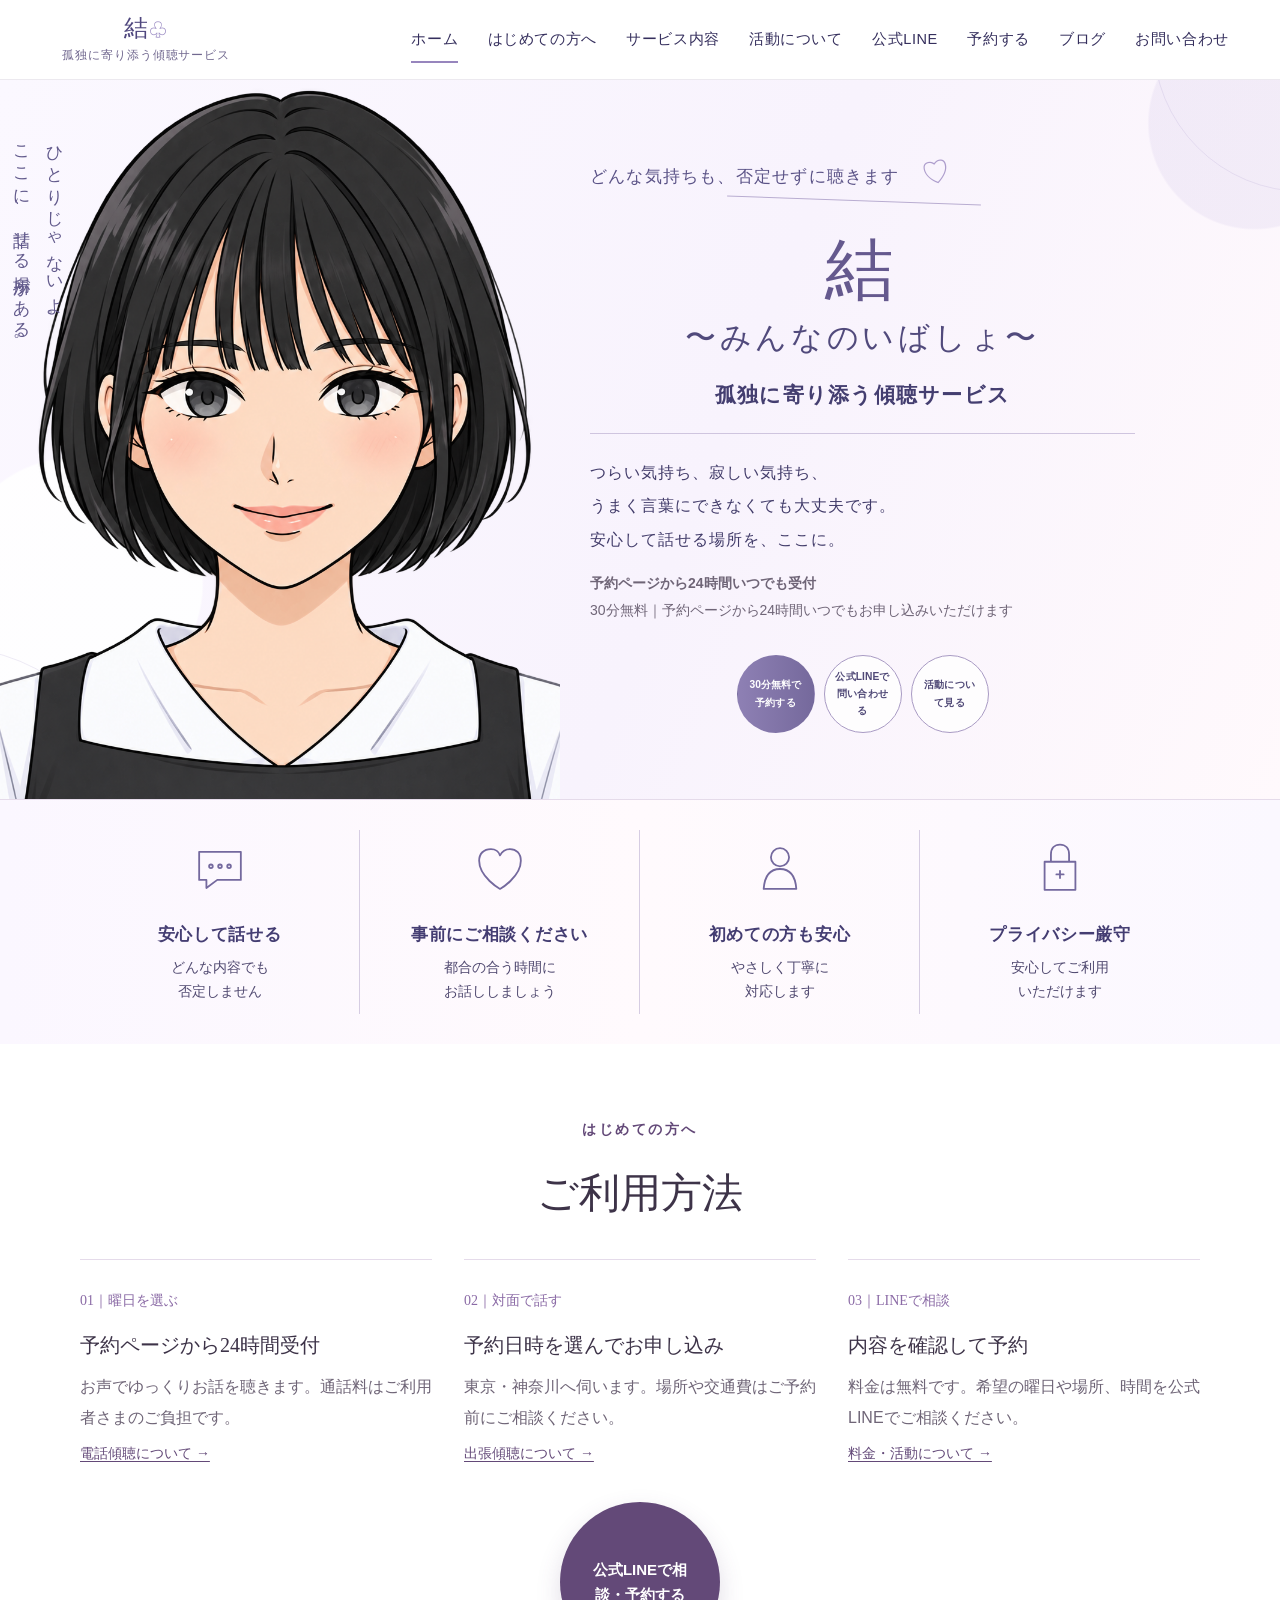
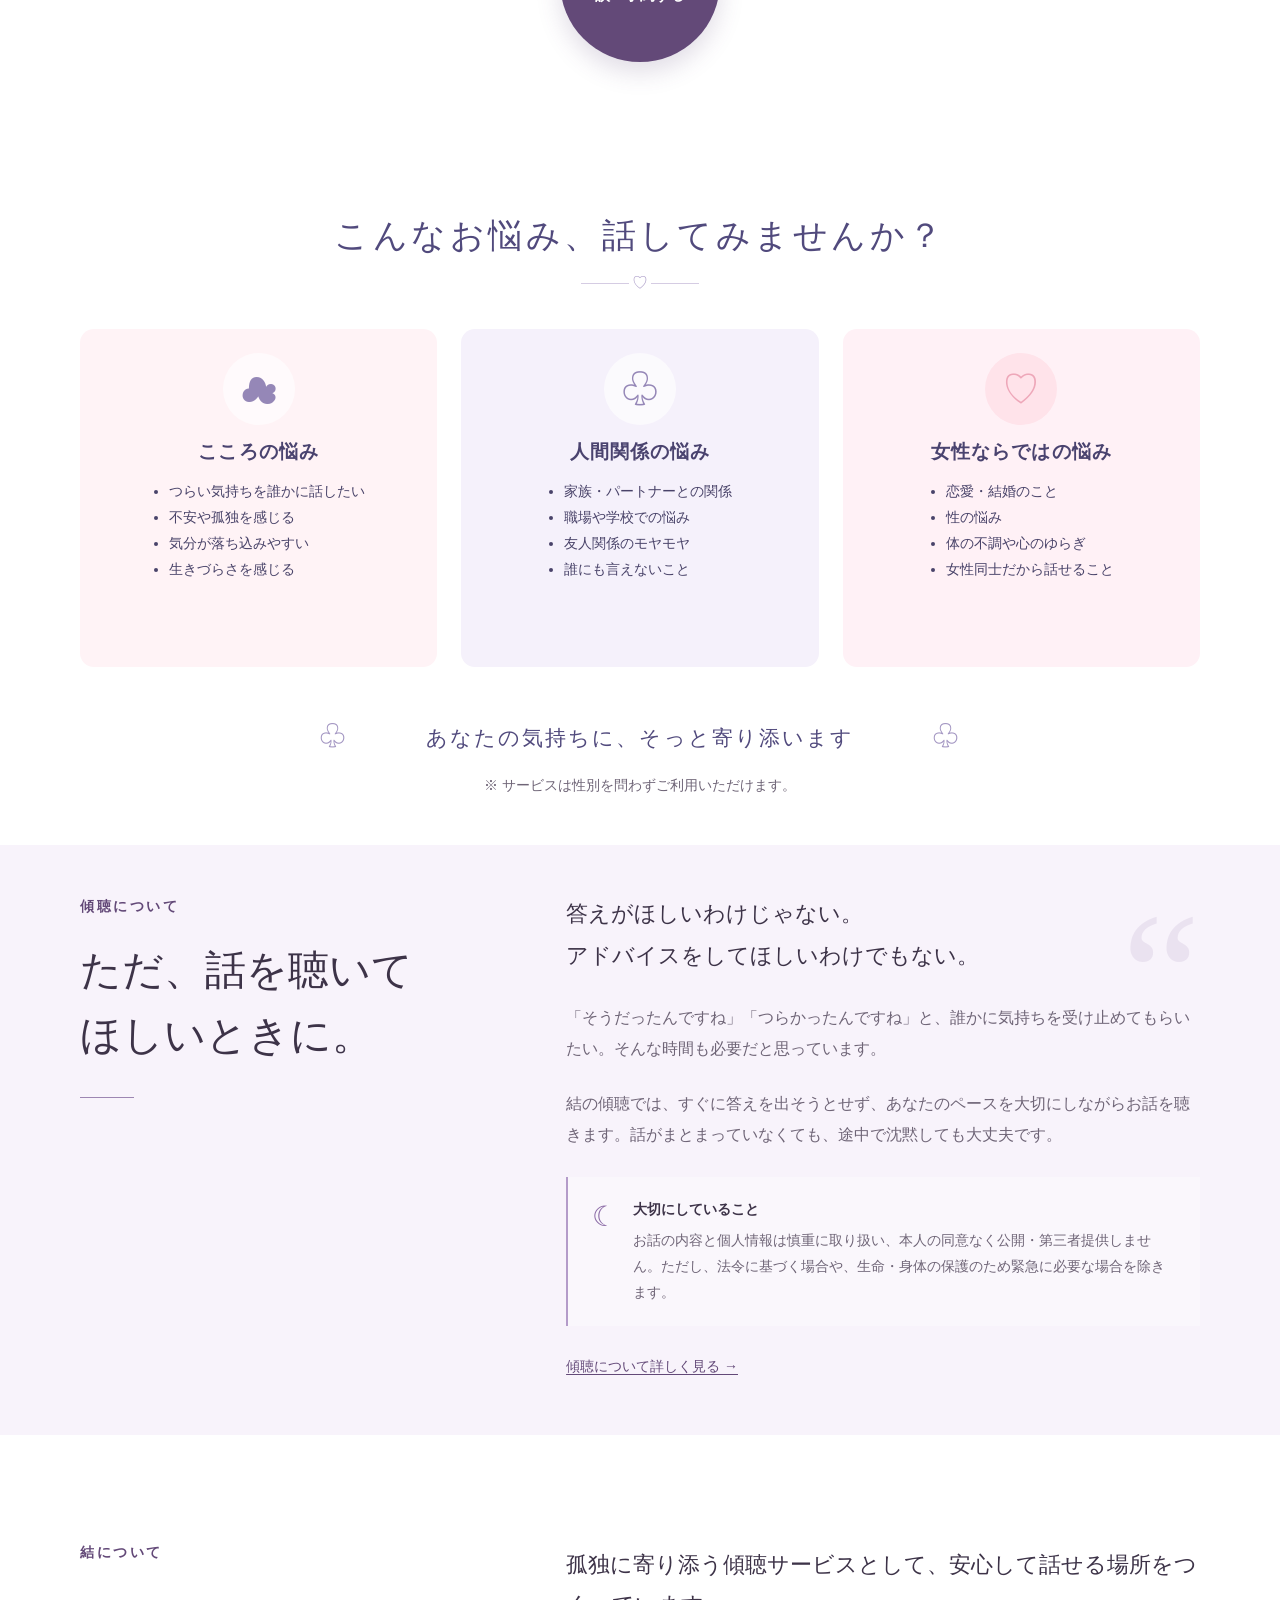
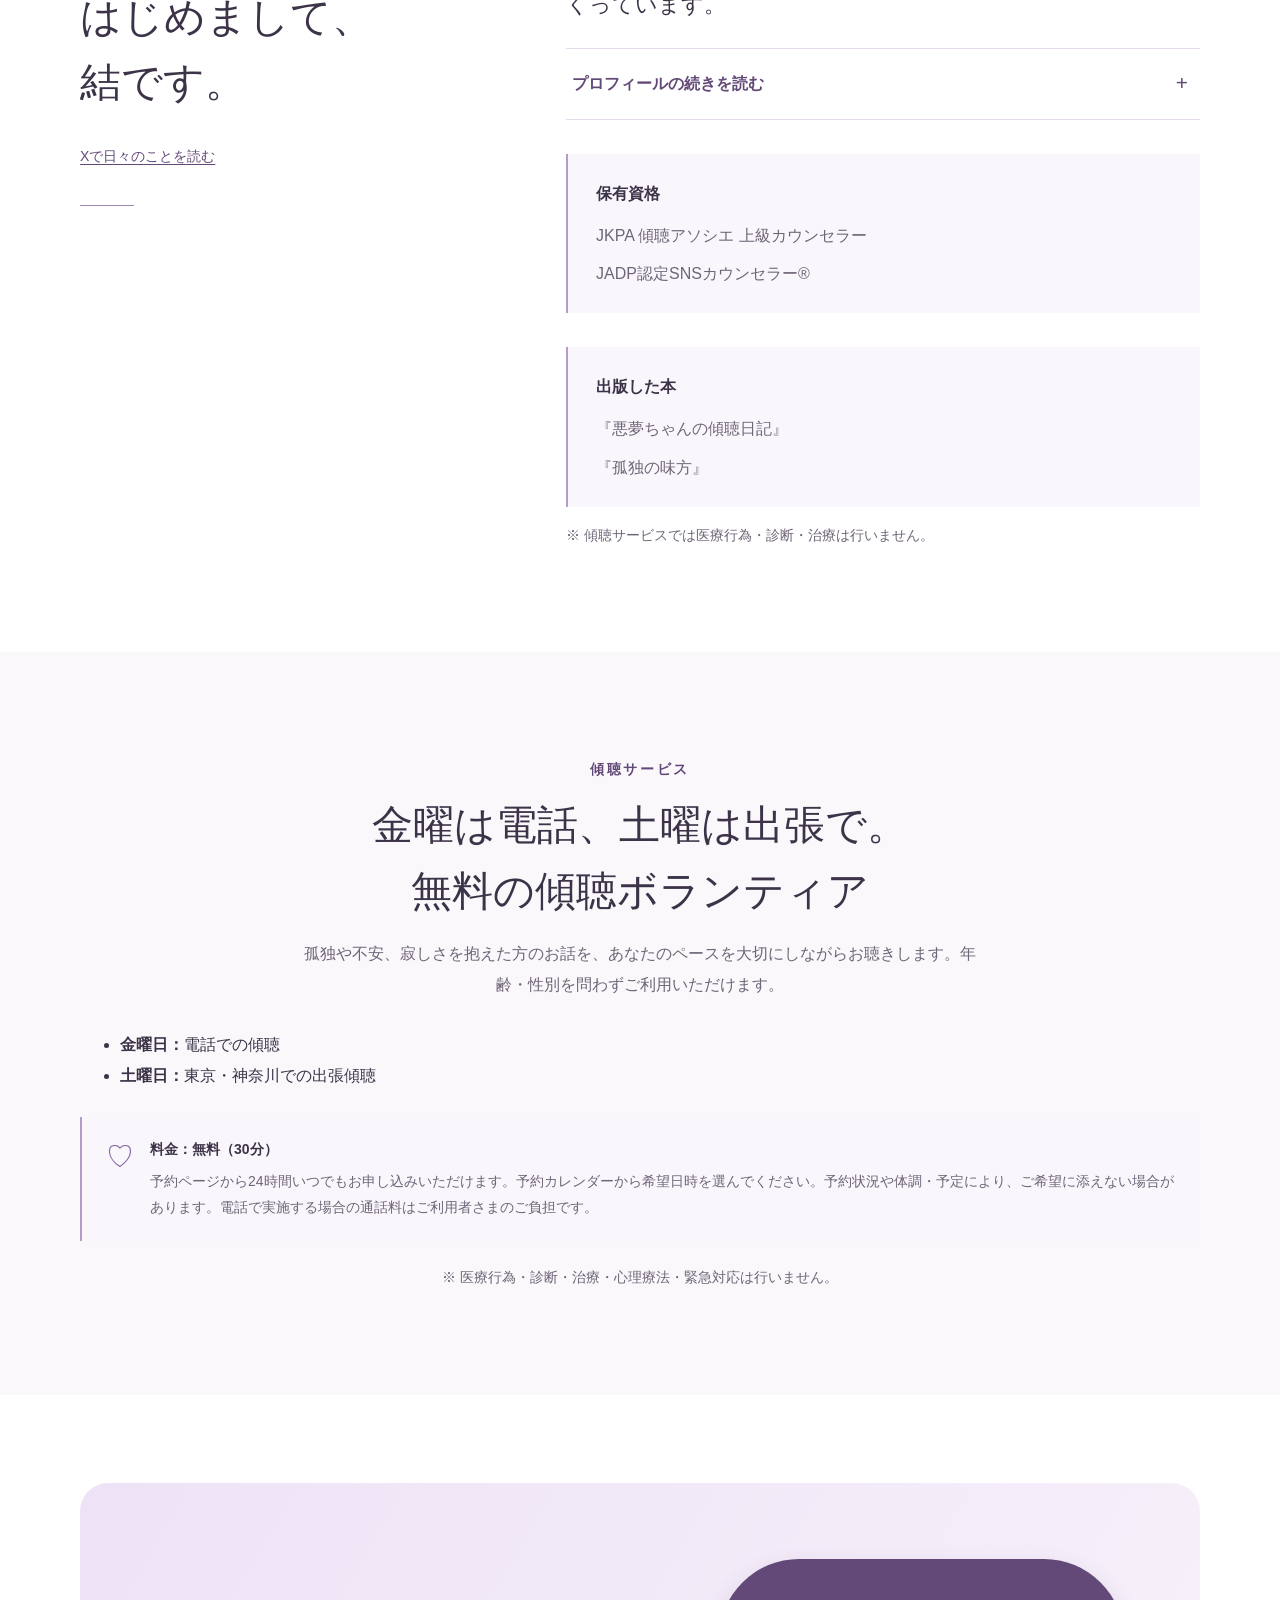
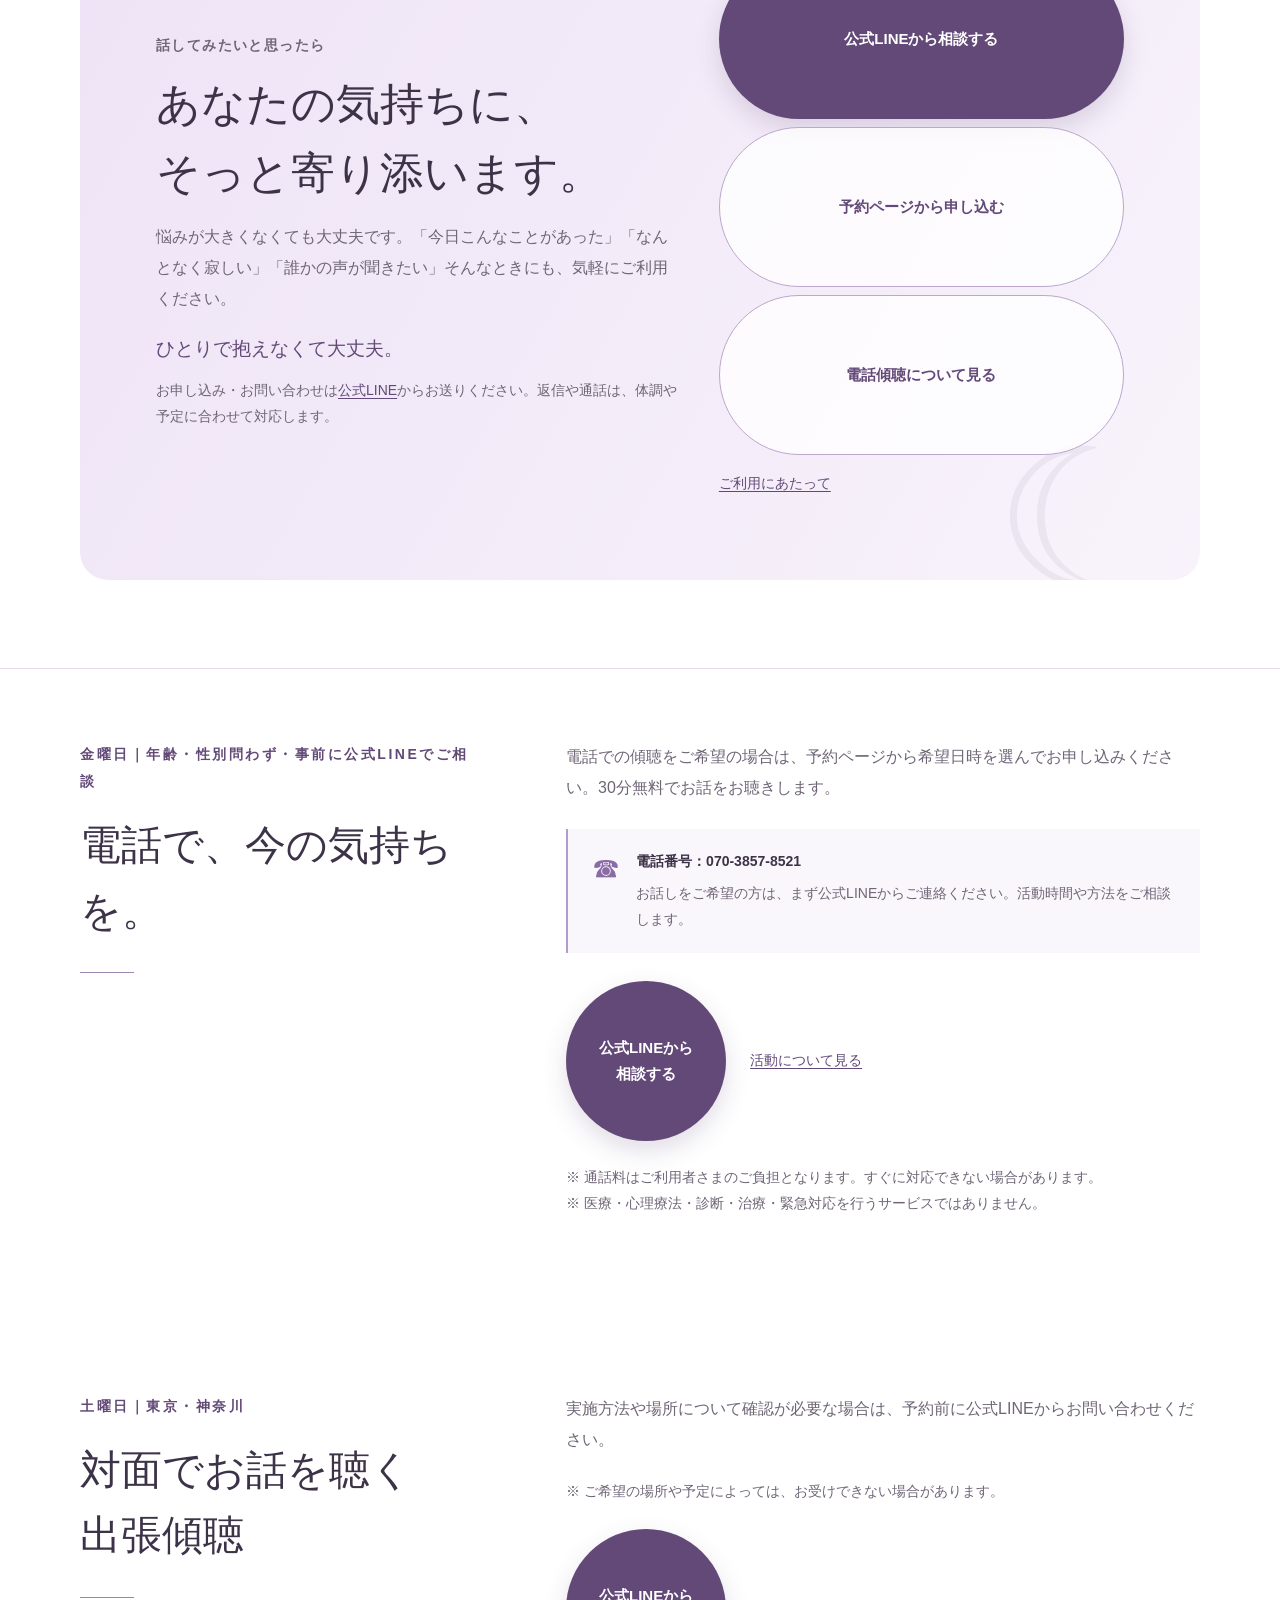
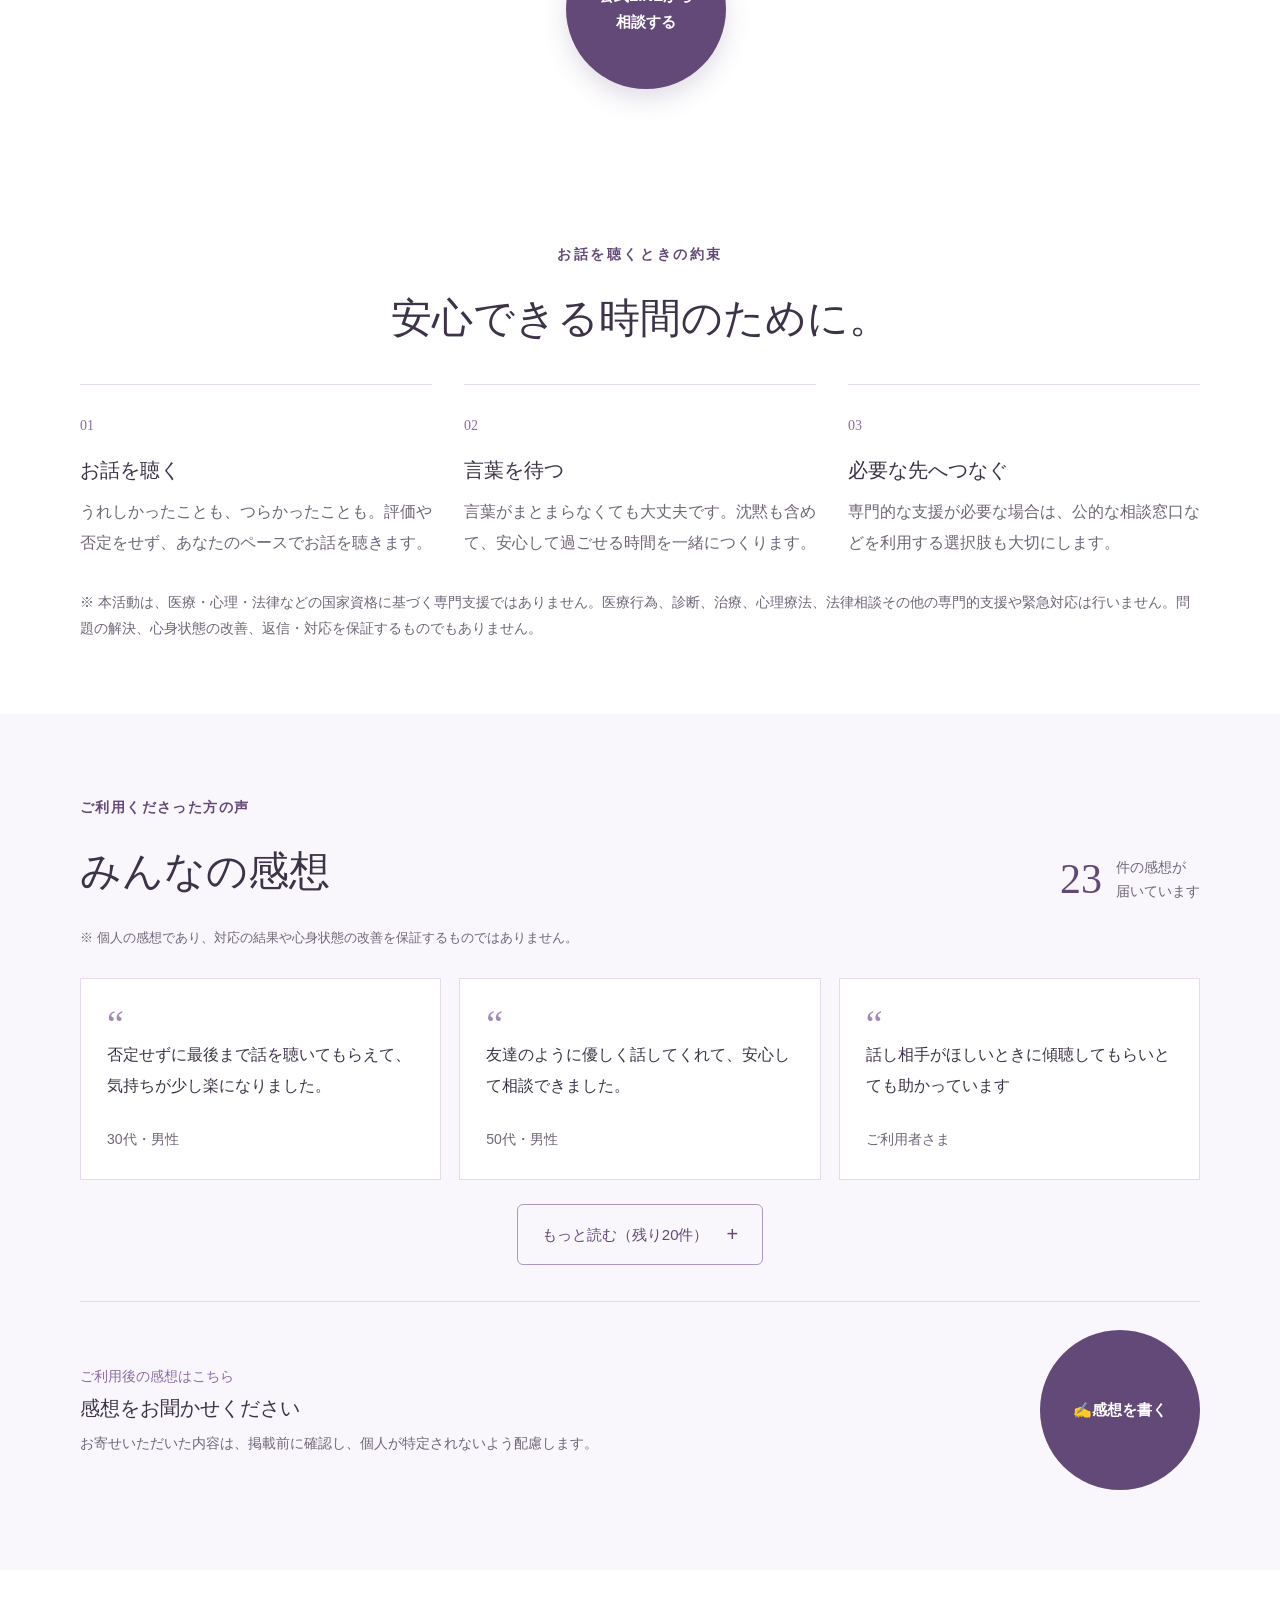
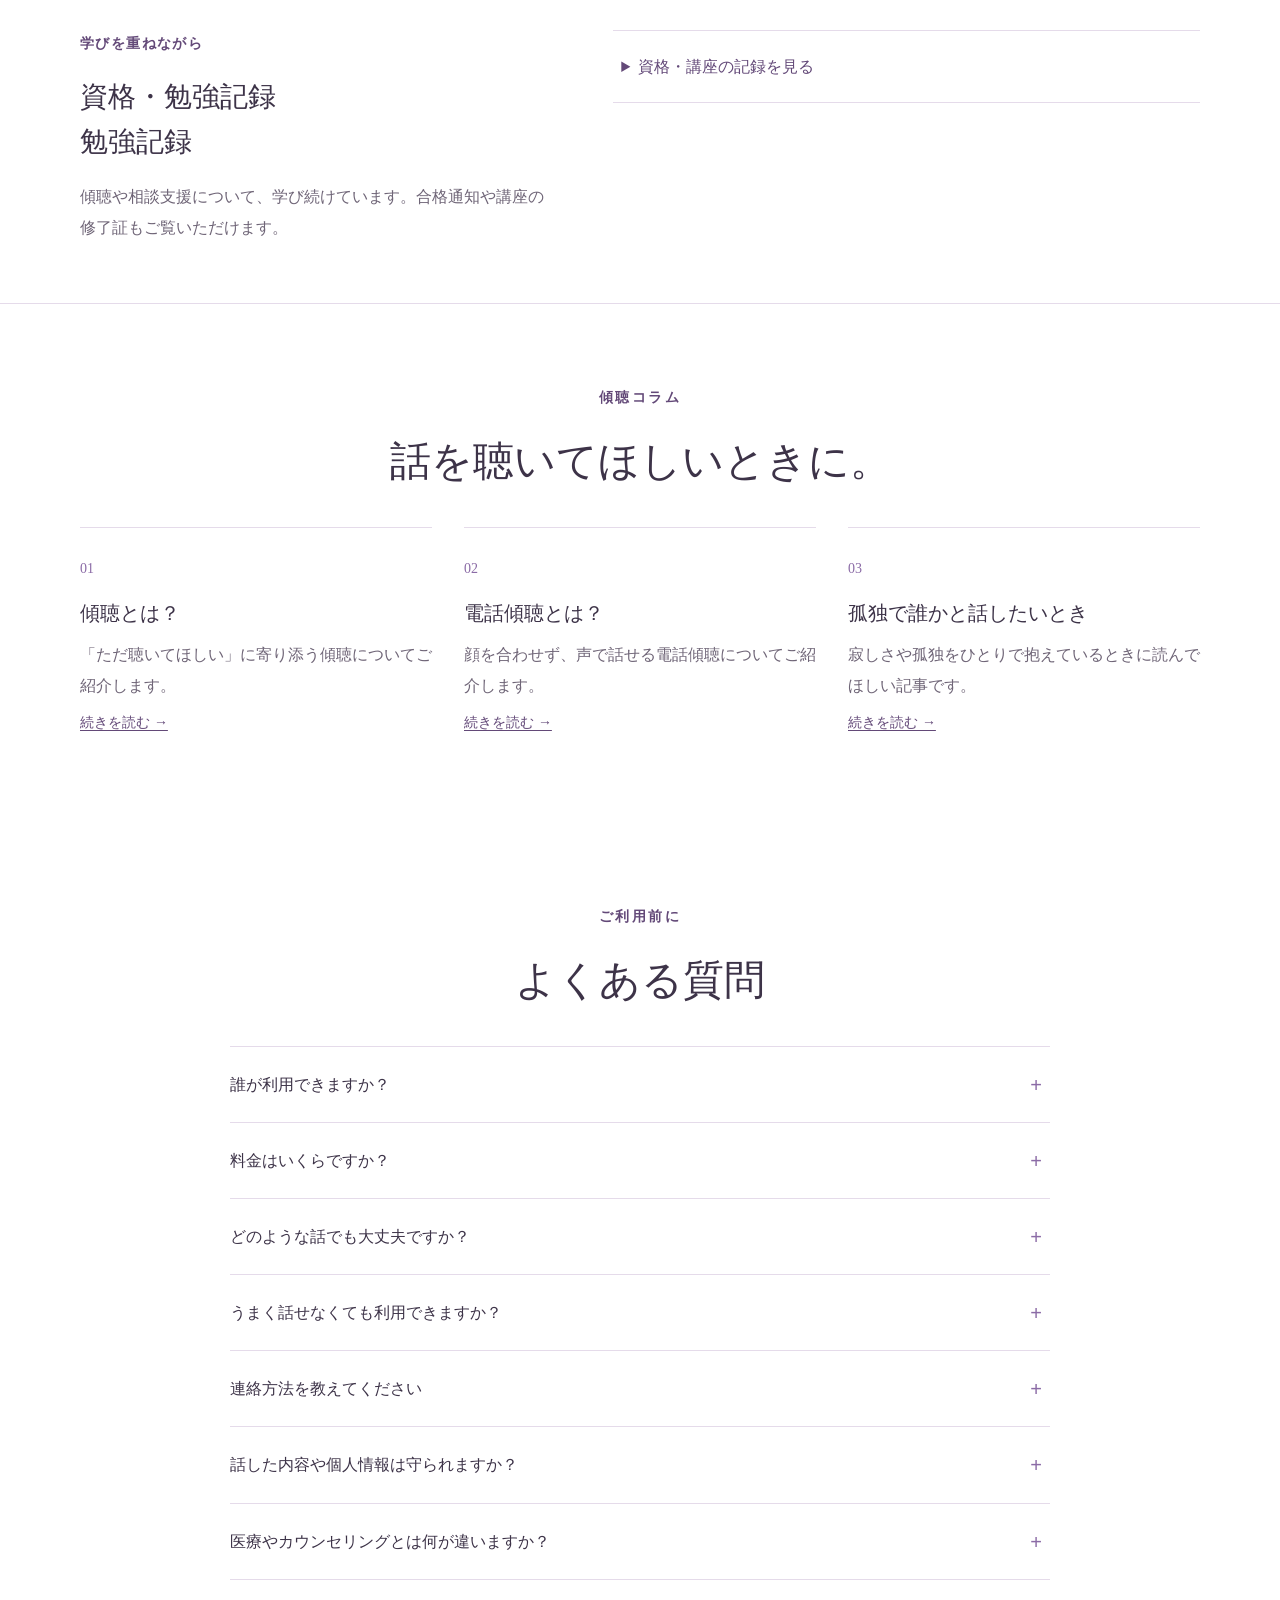
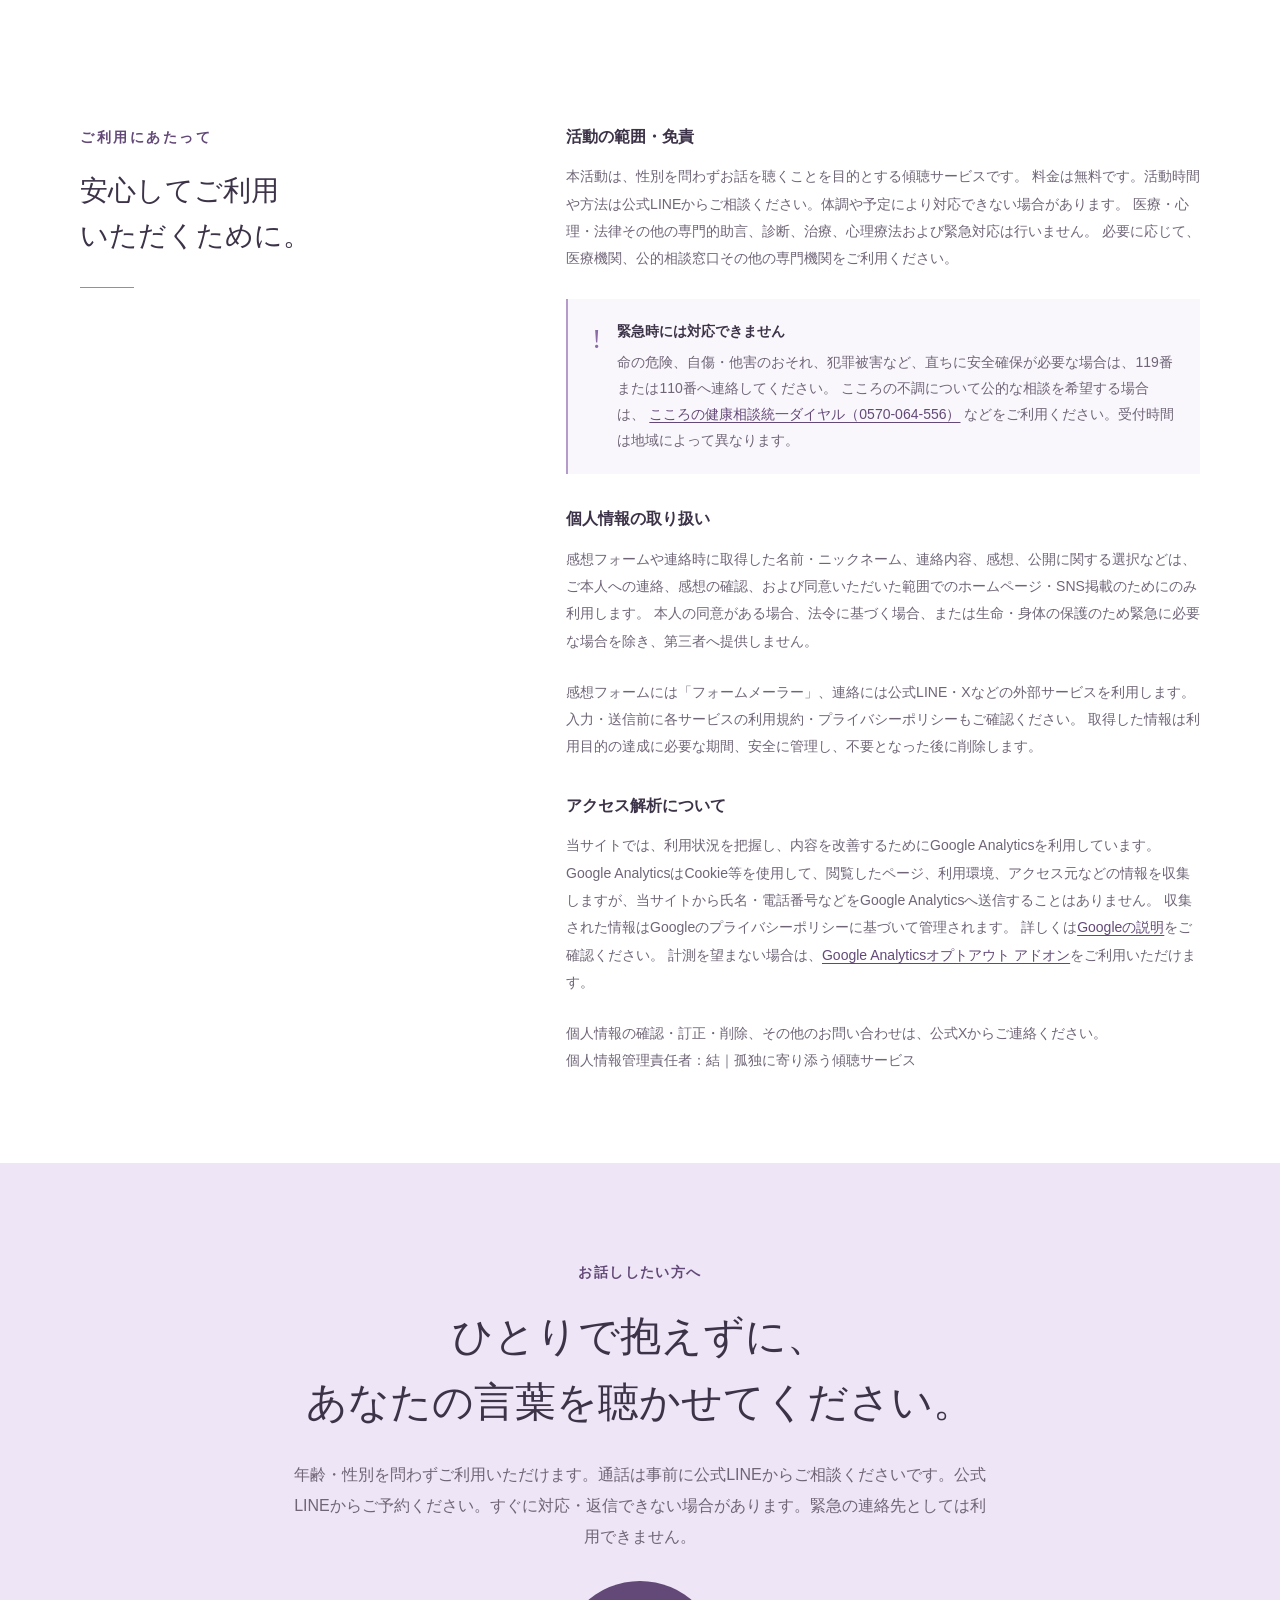
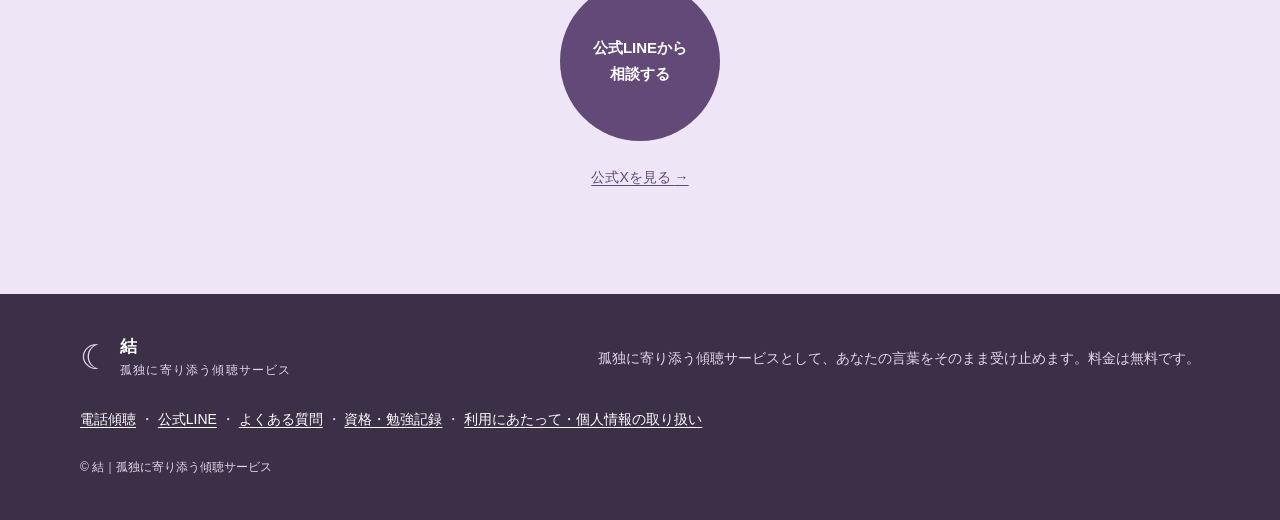
<file: index.html>
<!doctype html>
<html lang="ja">
<head>
  <!-- Google Analytics -->
  <script async src="https://www.googletagmanager.com/gtag/js?id=G-Y9G1DNGCC0"></script>
  <script>
    window.dataLayer = window.dataLayer || [];
    function gtag(){dataLayer.push(arguments);}
    gtag('js', new Date());
    gtag('config', 'G-Y9G1DNGCC0', { 'anonymize_ip': true });
  </script>
  <meta charset="utf-8">
  <meta name="viewport" content="width=device-width, initial-scale=1">
  <meta name="description" content="結の傾聴サービス。孤独や不安、寂しさを抱えたとき、あなたのペースでお話を聴きます。料金は無料です。">
  <!-- Google Search Console verification -->
  <meta name="google-site-verification" content="BoPUfKXe393CpiaNHIILN5-mRyiDeUMbaZ0BmbxGKmM">
  <meta name="robots" content="index, follow, max-image-preview:large">
  <link rel="canonical" href="https://akumuchan.github.io/akumuchan-ibasho/">
  <meta property="og:locale" content="ja_JP">
  <meta property="og:type" content="website">
  <meta property="og:site_name" content="結｜孤独に寄り添う傾聴サービス">
  <meta property="og:title" content="結｜孤独に寄り添う傾聴サービス">
  <meta property="og:description" content="孤独や不安、寂しさを誰かに話したいときに。無料の傾聴ボランティアとして、あなたの気持ちに寄り添います。">
  <meta property="og:url" content="https://akumuchan.github.io/akumuchan-ibasho/">
  <meta property="og:image" content="https://akumuchan.github.io/akumuchan-ibasho/hero-portrait.png">
  <meta property="og:image:alt" content="あくむちゃんのプロフィールイラスト">
  <meta name="twitter:card" content="summary">
  <meta name="twitter:title" content="結｜孤独に寄り添う傾聴サービス">
  <meta name="twitter:description" content="無料の傾聴ボランティアです。ご相談・お問い合わせは公式LINEからご連絡ください。">
  <meta name="twitter:image" content="https://akumuchan.github.io/akumuchan-ibasho/hero-portrait.png">
  <meta name="theme-color" content="#eee8f7">
  <title>結｜孤独に寄り添う傾聴サービス</title>
  <link rel="stylesheet" href="styles.css?v=20261001-volunteer">
  <script src="script.js?v=20260911" defer></script>
  <script type="application/ld+json">
{
  "@context":"https://schema.org",
  "@graph":[
    {
      "@type":"WebSite",
      "@id":"https://akumuchan.github.io/akumuchan-ibasho/#website",
      "name":"結｜孤独に寄り添う傾聴サービス",
      "alternateName":"結",
      "url":"https://akumuchan.github.io/akumuchan-ibasho/",
      "inLanguage":"ja"
    },
    {
      "@type":"WebPage",
      "@id":"https://akumuchan.github.io/akumuchan-ibasho/#webpage",
      "url":"https://akumuchan.github.io/akumuchan-ibasho/",
      "name":"結｜孤独に寄り添う傾聴サービス",
      "description":"無料の傾聴ボランティアです。孤独や不安を抱えた方のお話を、あなたのペースで聴きます。",
      "isPartOf":{"@id":"https://akumuchan.github.io/akumuchan-ibasho/#website"},
      "primaryImageOfPage":{"@type":"ImageObject","url":"https://akumuchan.github.io/akumuchan-ibasho/hero-portrait.png"},
      "inLanguage":"ja"
    },
    {
      "@type":"Service",
      "@id":"https://akumuchan.github.io/akumuchan-ibasho/#service",
      "name":"結の傾聴サービス",
      "serviceType":"傾聴サービス",
      "description":"孤独や不安、寂しさを抱えた方のお話を聴く、無料の傾聴ボランティアです。",
      "provider":{"@type":"Person","name":"結","url":"https://akumuchan.github.io/akumuchan-ibasho/#profile"},
      "url":"https://akumuchan.github.io/akumuchan-ibasho/"
    }
  ]
}
</script>
</head>
<body>
  <a class="skip-link" href="#main">本文へ移動</a>

  <header class="site-header">
    <a class="brand" href="#top" aria-label="ページの先頭へ">
      <span class="brand-name">
        <strong>結<span aria-hidden="true">♧</span></strong>
        <small>孤独に寄り添う傾聴サービス</small>
      </span>
    </a>

    <button class="menu-button" type="button" aria-expanded="false" aria-controls="site-menu">
      <span class="sr-only">メニューを開く</span>
      <span aria-hidden="true"></span>
      <span aria-hidden="true"></span>
      <span aria-hidden="true"></span>
    </button>

    <nav class="nav" id="site-menu" aria-label="メインメニュー">
      <a class="is-current" href="#top">ホーム</a>
      <a href="#profile">はじめての方へ</a>
      <a href="#about">サービス内容</a>
      <a href="#pricing">活動について</a>
      <a href="https://lin.ee/97vtROP" target="_blank" rel="noopener noreferrer">公式LINE</a>
      <a href="https://tol-app.jp/s/yapd3kkbs1vtw66w6m32" target="_blank" rel="noopener noreferrer">予約する</a>
      <a href="#columns">ブログ</a>
      <a href="#contact-options">お問い合わせ</a>
    </nav>
  </header>

  <main id="main">
    <section class="hero" id="top" aria-label="結の傾聴サービス">
      <figure class="hero-portrait">
        <p class="hero-side-note">ひとりじゃないよ。<br>ここに、話せる場所がある。</p>
        <img src="hero-portrait.png" alt="黒髪ボブの結のプロフィールイラスト" width="1024" height="1365" fetchpriority="high">
      </figure>
      <div class="hero-copy">
        <p class="eyebrow hero-eyebrow">どんな気持ちも、否定せずに聴きます <span aria-hidden="true">♡</span></p>
        <h1><span class="hero-name">結</span><span class="hero-subtitle">〜みんなのいばしょ〜</span></h1>
        <p class="hero-role">孤独に寄り添う傾聴サービス</p>
        <p class="hero-invitation">つらい気持ち、寂しい気持ち、<br>うまく言葉にできなくても大丈夫です。<br>安心して話せる場所を、ここに。</p>
        <p class="hero-note"><strong>予約ページから24時間いつでも受付</strong><br>30分無料｜予約ページから24時間いつでもお申し込みいただけます</p>
        <div class="hero-actions">
          <a class="button button-primary" href="https://tol-app.jp/s/yapd3kkbs1vtw66w6m32" target="_blank" rel="noopener noreferrer">30分無料で予約する <span aria-hidden="true">›</span></a>
          <a class="button button-secondary" href="https://lin.ee/97vtROP" target="_blank" rel="noopener noreferrer">公式LINEで問い合わせる</a>
          <a class="button button-secondary" href="#pricing">活動について見る <span aria-hidden="true">›</span></a>
        </div>
      </div>
    </section>

    <section class="reassurance" aria-label="安心してご利用いただくための4つのポイント">
      <article class="reassurance-item">
        <svg viewBox="0 0 64 64" aria-hidden="true"><path d="M9 13h46v31H29L17 53v-9H9z"/><circle cx="22" cy="29" r="2"/><circle cx="32" cy="29" r="2"/><circle cx="42" cy="29" r="2"/></svg>
        <h2>安心して話せる</h2>
        <p>どんな内容でも<br>否定しません</p>
      </article>
      <article class="reassurance-item">
        <svg viewBox="0 0 64 64" aria-hidden="true"><path d="M32 54S9 41 9 23c0-8 5-13 13-13 5 0 9 3 10 7 2-4 6-7 11-7 7 0 12 5 12 13 0 18-23 31-23 31Z"/></svg>
        <h2>事前にご相談ください</h2>
        <p>都合の合う時間に<br>お話ししましょう</p>
      </article>
      <article class="reassurance-item">
        <svg viewBox="0 0 64 64" aria-hidden="true"><circle cx="32" cy="19" r="10"/><path d="M14 54c1-14 7-22 18-22s17 8 18 22Z"/></svg>
        <h2>初めての方も安心</h2>
        <p>やさしく丁寧に<br>対応します</p>
      </article>
      <article class="reassurance-item">
        <svg viewBox="0 0 64 64" aria-hidden="true"><path d="M15 24h34v31H15zM22 24v-8c0-7 4-11 10-11s10 4 10 11v8"/><path d="M28 38h8M32 34v8"/></svg>
        <h2>プライバシー厳守</h2>
        <p>安心してご利用<br>いただけます</p>
      </article>
    </section>

    <section class="section activities" id="start-here" aria-labelledby="start-here-title">
      <div class="section-heading section-heading-center">
        <p class="eyebrow">はじめての方へ</p>
        <h2 id="start-here-title">ご利用方法</h2>
      </div>
      <div class="activity-grid">
        <article class="activity-card">
          <span class="activity-number">01｜曜日を選ぶ</span>
          <h3>予約ページから24時間受付</h3>
          <p>お声でゆっくりお話を聴きます。通話料はご利用者さまのご負担です。</p>
          <a class="text-link" href="#phone-listening">電話傾聴について →</a>
        </article>
        <article class="activity-card">
          <span class="activity-number">02｜対面で話す</span>
          <h3>予約日時を選んでお申し込み</h3>
          <p>東京・神奈川へ伺います。場所や交通費はご予約前にご相談ください。</p>
          <a class="text-link" href="#visit-listening">出張傾聴について →</a>
        </article>
        <article class="activity-card">
          <span class="activity-number">03｜LINEで相談</span>
          <h3>内容を確認して予約</h3>
          <p>料金は無料です。希望の曜日や場所、時間を公式LINEでご相談ください。</p>
          <a class="text-link" href="#pricing">料金・活動について →</a>
        </article>
      </div>
      <p class="hero-actions" style="justify-content:center">
        <a class="button button-primary" href="https://lin.ee/97vtROP" target="_blank" rel="noopener noreferrer">公式LINEで相談・予約する</a>
      </p>
    </section>

    <section class="section concerns" id="concerns" aria-labelledby="concerns-title">
      <div class="section-heading section-heading-center">
        <h2 id="concerns-title">こんなお悩み、話してみませんか？</h2>
        <span class="heading-flourish" aria-hidden="true">♡</span>
      </div>
      <div class="concern-grid">
        <article class="concern-card">
          <span class="concern-mark" aria-hidden="true">☁</span>
          <h3>こころの悩み</h3>
          <ul><li>つらい気持ちを誰かに話したい</li><li>不安や孤独を感じる</li><li>気分が落ち込みやすい</li><li>生きづらさを感じる</li></ul>
        </article>
        <article class="concern-card">
          <span class="concern-mark" aria-hidden="true">♧</span>
          <h3>人間関係の悩み</h3>
          <ul><li>家族・パートナーとの関係</li><li>職場や学校での悩み</li><li>友人関係のモヤモヤ</li><li>誰にも言えないこと</li></ul>
        </article>
        <article class="concern-card">
          <span class="concern-mark concern-mark-heart" aria-hidden="true">♡</span>
          <h3>女性ならではの悩み</h3>
          <ul><li>恋愛・結婚のこと</li><li>性の悩み</li><li>体の不調や心のゆらぎ</li><li>女性同士だから話せること</li></ul>
        </article>
      </div>
      <p class="concerns-signoff"><span aria-hidden="true">♧</span> あなたの気持ちに、そっと寄り添います <span aria-hidden="true">♧</span></p>
      <p class="scope-note concern-note">※ サービスは性別を問わずご利用いただけます。</p>
    </section>

    <section class="section about listening-story" id="about" aria-labelledby="about-title">
      <div class="section-heading">
        <p class="eyebrow">傾聴について</p>
        <h2 id="about-title">ただ、話を聴いて<br>ほしいときに。</h2>
      </div>
      <div class="about-copy">
        <p class="story-lead">答えがほしいわけじゃない。<br>アドバイスをしてほしいわけでもない。</p>
        <p>「そうだったんですね」「つらかったんですね」と、誰かに気持ちを受け止めてもらいたい。そんな時間も必要だと思っています。</p>
        <p>結の傾聴では、すぐに答えを出そうとせず、あなたのペースを大切にしながらお話を聴きます。話がまとまっていなくても、途中で沈黙しても大丈夫です。</p>
        <div class="notice">
          <span aria-hidden="true">☾</span>
          <p><strong>大切にしていること</strong>お話の内容と個人情報は慎重に取り扱い、本人の同意なく公開・第三者提供しません。ただし、法令に基づく場合や、生命・身体の保護のため緊急に必要な場合を除きます。</p>
        </div>
        <a class="text-link story-link" href="listening.html">傾聴について詳しく見る <span aria-hidden="true">→</span></a>
      </div>
    </section>

    <section class="section profile" id="profile" aria-labelledby="profile-title">
      <div class="section-heading">
        <p class="eyebrow">結について</p>
        <h2 id="profile-title">はじめまして、<br>結です。</h2>
        <a class="text-link" href="https://x.com/akumuchan0505" target="_blank" rel="noopener noreferrer">Xで日々のことを読む</a>
      </div>
      <div class="profile-copy">
        <p class="profile-greeting">孤独に寄り添う傾聴サービスとして、安心して話せる場所をつくっています。</p>
        <details class="profile-details">
          <summary><span class="when-closed">プロフィールの続きを読む</span><span class="when-open">プロフィールを閉じる</span></summary>
          <div class="profile-details-copy">
            <p>私は10代の頃から、孤独を感じながら過ごしてきました。「誰かに話を聴いてほしい」「でも、誰に話せばいいのかわからない」そんな気持ちを知っているからこそ、2026年5月から傾聴活動を始めました。</p>
            <h3 class="profile-subheading">私自身も、心の不調と向き合っています</h3>
            <p>私は、うつ状態や不安障害など、心の不調と向き合ってきました。強い不安を感じたり、眠れない夜を過ごしたり、ひとりでいることが心細くなったりした経験があります。</p>
            <p>同じ診断名でも、感じ方や置かれた状況は一人ひとり違います。だから「気持ちが全部わかる」と決めつけず、あなたの言葉を急がず、大切に聴きたいと思っています。</p>
            <h3 class="profile-subheading">お話を聴くときに大切にしていること</h3>
            <p>うまく話せなくても、途中で沈黙しても大丈夫です。否定せず、答えを押しつけず、あなたのペースでお話を聴きます。私自身も無理をせず、一人ひとりのお話と丁寧に向き合っていきます。</p>
            <p class="profile-message">話したい気持ちも、話せない気持ちも、<br>そのままで来てください。</p>
          </div>
        </details>
        <div class="credential-list" aria-label="保有資格">
          <strong>保有資格</strong>
          <span>JKPA 傾聴アソシエ 上級カウンセラー</span>
          <span>JADP認定SNSカウンセラー®</span>
        </div>
        <div class="credential-list profile-books" aria-label="出版した本">
          <strong>出版した本</strong>
          <span>『悪夢ちゃんの傾聴日記』</span>
          <span>『孤独の味方』</span>
        </div>
        <p class="profile-scope">※ 傾聴サービスでは医療行為・診断・治療は行いません。</p>
      </div>
    </section>

    <section class="section pricing" id="pricing" aria-labelledby="pricing-title">
      <div class="section-heading section-heading-center">
        <p class="eyebrow">傾聴サービス</p>
        <h2 id="pricing-title">金曜は電話、土曜は出張で。<br>無料の傾聴ボランティア</h2>
      </div>
      <div class="about-copy">
        <p>孤独や不安、寂しさを抱えた方のお話を、あなたのペースを大切にしながらお聴きします。年齢・性別を問わずご利用いただけます。</p>
        <ul class="service-schedule"><li><strong>金曜日：</strong>電話での傾聴</li><li><strong>土曜日：</strong>東京・神奈川での出張傾聴</li></ul>
        <div class="notice">
          <span aria-hidden="true">♡</span>
          <p><strong>料金：無料（30分）</strong>予約ページから24時間いつでもお申し込みいただけます。予約カレンダーから希望日時を選んでください。予約状況や体調・予定により、ご希望に添えない場合があります。電話で実施する場合の通話料はご利用者さまのご負担です。</p>
        </div>
        <p class="scope-note">※ 医療行為・診断・治療・心理療法・緊急対応は行いません。</p>
      </div>
    </section>

    <section class="section contact-options" id="contact-options" aria-labelledby="contact-options-title">
      <div>
        <p class="eyebrow">話してみたいと思ったら</p>
        <h2 id="contact-options-title">あなたの気持ちに、<br>そっと寄り添います。</h2>
        <p>悩みが大きくなくても大丈夫です。「今日こんなことがあった」「なんとなく寂しい」「誰かの声が聞きたい」そんなときにも、気軽にご利用ください。</p>
        <p class="contact-signoff">ひとりで抱えなくて大丈夫。</p>
        <p class="scope-note">お申し込み・お問い合わせは<a href="https://lin.ee/97vtROP" target="_blank" rel="noopener noreferrer">公式LINE</a>からお送りください。返信や通話は、体調や予定に合わせて対応します。</p>
      </div>
      <div class="contact-options-actions">
        <a class="button button-primary" href="https://lin.ee/97vtROP" target="_blank" rel="noopener noreferrer">公式LINEから相談する</a>
        <a class="button button-secondary" href="https://tol-app.jp/s/yapd3kkbs1vtw66w6m32" target="_blank" rel="noopener noreferrer">予約ページから申し込む</a>
        <a class="button button-secondary" href="#phone-listening">電話傾聴について見る</a>
        <a class="text-link" href="#safety">ご利用にあたって</a>
      </div>
    </section>

    <section class="section about phone-listening" id="phone-listening" aria-labelledby="phone-listening-title">
      <div class="section-heading">
        <p class="eyebrow">金曜日｜年齢・性別問わず・事前に公式LINEでご相談</p>
        <h2 id="phone-listening-title">電話で、今の気持ちを。</h2>
      </div>
      <div class="about-copy">
        <p>電話での傾聴をご希望の場合は、予約ページから希望日時を選んでお申し込みください。30分無料でお話をお聴きします。</p>
        <div class="notice">
          <span aria-hidden="true">☎</span>
          <p><strong>電話番号：070-3857-8521</strong>お話しをご希望の方は、まず公式LINEからご連絡ください。活動時間や方法をご相談します。</p>
        </div>
        <div class="hero-actions">
          <a class="button button-primary" href="https://lin.ee/97vtROP" target="_blank" rel="noopener noreferrer">公式LINEから相談する</a>
          <a class="text-link" href="#pricing">活動について見る</a>
        </div>
        <p class="scope-note">※ 通話料はご利用者さまのご負担となります。すぐに対応できない場合があります。<br>※ 医療・心理療法・診断・治療・緊急対応を行うサービスではありません。</p>
      </div>
    </section>

    <section class="section about" id="visit-listening" aria-labelledby="visit-listening-title">
      <div class="section-heading">
        <p class="eyebrow">土曜日｜東京・神奈川</p>
        <h2 id="visit-listening-title">対面でお話を聴く<br>出張傾聴</h2>
      </div>
      <div class="about-copy">
        <p>実施方法や場所について確認が必要な場合は、予約前に公式LINEからお問い合わせください。</p>
        <p class="scope-note">※ ご希望の場所や予定によっては、お受けできない場合があります。</p>
        <a class="button button-primary" href="https://lin.ee/97vtROP" target="_blank" rel="noopener noreferrer">公式LINEから相談する</a>
      </div>
    </section>

    <section class="section activities" aria-labelledby="activities-title">
      <div class="section-heading section-heading-center">
        <p class="eyebrow">お話を聴くときの約束</p>
        <h2 id="activities-title">安心できる時間のために。</h2>
      </div>
      <div class="activity-grid">
        <article class="activity-card"><span class="activity-number">01</span><h3>お話を聴く</h3><p>うれしかったことも、つらかったことも。評価や否定をせず、あなたのペースでお話を聴きます。</p></article>
        <article class="activity-card"><span class="activity-number">02</span><h3>言葉を待つ</h3><p>言葉がまとまらなくても大丈夫です。沈黙も含めて、安心して過ごせる時間を一緒につくります。</p></article>
        <article class="activity-card"><span class="activity-number">03</span><h3>必要な先へつなぐ</h3><p>専門的な支援が必要な場合は、公的な相談窓口などを利用する選択肢も大切にします。</p></article>
      </div>
      <p class="scope-note">※ 本活動は、医療・心理・法律などの国家資格に基づく専門支援ではありません。医療行為、診断、治療、心理療法、法律相談その他の専門的支援や緊急対応は行いません。問題の解決、心身状態の改善、返信・対応を保証するものでもありません。</p>
    </section>

    <section class="section reviews" id="reviews">
      <div class="review-summary">
        <div>
          <p class="eyebrow">ご利用くださった方の声</p>
          <h2>みんなの感想</h2>
        </div>
        <div class="review-count" aria-label="感想23件">
          <strong>23</strong>
          <span>件の感想が<br>届いています</span>
        </div>
      </div>

      <p class="review-history-note">※ 個人の感想であり、対応の結果や心身状態の改善を保証するものではありません。</p>

      <div class="review-grid" aria-label="感想3件">
        <blockquote class="review-card">
          <span class="quote-mark" aria-hidden="true">“</span>
          <p>否定せずに最後まで話を聴いてもらえて、気持ちが少し楽になりました。</p>
          <cite>30代・男性</cite>
        </blockquote>
        <blockquote class="review-card">
          <span class="quote-mark" aria-hidden="true">“</span>
          <p>友達のように優しく話してくれて、安心して相談できました。</p>
          <cite>50代・男性</cite>
        </blockquote>
        <blockquote class="review-card">
          <span class="quote-mark" aria-hidden="true">“</span>
          <p>話し相手がほしいときに傾聴してもらいとても助かっています</p>
          <cite>ご利用者さま</cite>
        </blockquote>
        </div>

      <details class="reviews-more"><summary><span class="when-closed">もっと読む（残り20件）</span><span class="when-open">追加の感想を閉じる</span></summary><div class="review-grid" aria-label="その他の感想"><blockquote class="review-card">
          <span class="quote-mark" aria-hidden="true">“</span>
          <p>初めは緊張してしまいましたが、こちらが話し終わるのを待ってくれたり、優しい声色で途中から緊張せずにお話を聞いていただけました。</p>
          <cite>ご利用者さま</cite>
        </blockquote>
        <blockquote class="review-card">
          <span class="quote-mark" aria-hidden="true">“</span>
          <p>今回２回目でしたが、やっぱり緊張しますね。でも、いろいろ相談に乗ってもらい気持ちが楽になりました。家族にも言えない悩みを聞いてもらい、心の中のモヤモヤが晴れています。心が壊れる前に聞いてもらい大変良かったです！</p>
          <cite>トモさん</cite>
        </blockquote>
        <blockquote class="review-card">
          <span class="quote-mark" aria-hidden="true">“</span>
          <p>話を聞いてもらえて気持ちが整理出来たり、頭の中でぐるぐるモヤモヤしていることが少しすっきりするのでありがたいです。<br>またお話したいです。</p>
          <cite>ご利用者さま</cite>
        </blockquote>
        <blockquote class="review-card">
          <span class="quote-mark" aria-hidden="true">“</span>
          <p>悪夢さんの、傾聴に対する想いが、眩しいくらいとても純粋で、心が洗われました。真摯に聴いてくれる姿勢が、とても嬉しかったです、ありがとう御座いました。</p>
          <cite>つゆきさん</cite>
        </blockquote>
        <blockquote class="review-card">
          <span class="quote-mark" aria-hidden="true">“</span>
          <p>気になった話を気兼ねなく話せる環境で良い</p>
          <cite>ご利用者さま</cite>
        </blockquote>
        <blockquote class="review-card">
          <span class="quote-mark" aria-hidden="true">“</span>
          <p>いつも友達みたいお話を聞いてくれて嬉しいです。<br>寂しい時辛い時に否定せずに聞いてくれる人が一人いるだけでこんなにも変わるんだなってことを知れました。</p>
          <cite>ぴぴさん</cite>
        </blockquote>
        <blockquote class="review-card">
          <span class="quote-mark" aria-hidden="true">“</span>
          <p>最初はXでいいねを返していたら、あくむちゃんを見つけて、気になって利用してみました。利用してみて良かったです。人と話がしたい時に利用させて頂いてます。</p>
          <cite>daiさん</cite>
        </blockquote>
        <blockquote class="review-card">
          <span class="quote-mark" aria-hidden="true">“</span>
          <p>お話できて良かったです。声も落ち着く優しいいい方なのだなと思いました。</p>
          <cite>ご利用者さま</cite>
        </blockquote>
        <blockquote class="review-card">
          <span class="quote-mark" aria-hidden="true">“</span>
          <p>初めてお願いしました。急な依頼だったのに、丁寧にお話を聞いてくださいました。病気の影響でうまく話せない状態でしたが、それでもゆっくり話を聞いてくださって、かなり気持ちが楽になりました。今まで人に何かを打ち明けることが苦手だったのですが、そんな自分でもとても話しやすかったです。ご迷惑でなければ、またお願いしたいです。本当にありがとうございました。</p>
          <cite>ご利用者さま</cite>
        </blockquote>
        <blockquote class="review-card">
          <span class="quote-mark" aria-hidden="true">“</span>
          <p>この度はありがとうございました!<br>とても優しい口調で、しっかりと聞いて貰い、<br>今後のアドバイスも的確に頂いて、とても感謝しております。<br>またよろしくお願いします。</p>
          <cite>ご利用者さま</cite>
        </blockquote>
        <blockquote class="review-card">
          <span class="quote-mark" aria-hidden="true">“</span>
          <p>悩んでいたことを話せてよかったです。</p>
          <cite>ご利用者さま</cite>
        </blockquote>
        <blockquote class="review-card">
          <span class="quote-mark" aria-hidden="true">“</span>
          <p>話を聞いてくれて、ありがとうございました、心が軽くなりました。</p>
          <cite>ご利用者さま</cite>
        </blockquote>
        <blockquote class="review-card">
          <span class="quote-mark" aria-hidden="true">“</span>
          <p>誰かに聴いてもらいたい話ができたので、とてもすっきりしました。<br>あくむちゃんはやさしくてとても話しやすいです。</p>
          <cite>ご利用者さま</cite>
        </blockquote>
        <blockquote class="review-card">
          <span class="quote-mark" aria-hidden="true">“</span>
          <p>今回で2回目のお話の時間でしたが、前回お話しさせていただいたこともあって、最初からあまり緊張することなく、自然に話すことができました。<br>今回も途中で頭の中の思考が途切れてしまったり、話が飛んでしまったり、言葉が出てこなくて黙ってしまう場面もありましたが、そんな時も焦らせることなく、ちゃんと待っていてくださったことがありがたかったです。<br>沈黙する時も不思議と嫌な感じがなく、自分のペースで安心して話すことができました。<br>また、あくむちゃんがされている活動や、noteで書かれている文章などからも、たくさんの刺激や気づきをいただいています。<br>お話をする中で、これから自分がどうしていきたいのかを考える上でのヒントをいただけました。<br>今回もありがとうございました。</p>
          <cite>ご利用者さま</cite>
        </blockquote>
        <blockquote class="review-card">
          <span class="quote-mark" aria-hidden="true">“</span>
          <p>自分のテンポに合わせて話を聴いていただけたので良かったです。</p>
          <cite>ご利用者さま</cite>
        </blockquote>
        <blockquote class="review-card">
          <span class="quote-mark" aria-hidden="true">“</span>
          <p>吐き出したいことが吐き出せて良かった<br>応援するって言ってもらえて嬉しかったです🥹</p>
          <cite>ご利用者さま</cite>
        </blockquote>
        <blockquote class="review-card">
          <span class="quote-mark" aria-hidden="true">“</span>
          <p>声も僕好みで、癒しのオーラがあって話しやすかったです。<br><br>久しぶりの元妻以外との雑談でしたが、楽しかったです！<br><br>悪魔ちゃんさん、これからも、よろしくお願いいたします</p>
          <cite>町田 竜玄さん</cite>
        </blockquote>
        <blockquote class="review-card">
          <span class="quote-mark" aria-hidden="true">“</span>
          <p>傾聴と聞きどのようなものか不安でしたが、寄り添う相づちと共感に満ちた言葉がけに、スムーズに胸のつかえを吐き出せました。また利用したいと思います。</p>
          <cite>びんがさん</cite>
        </blockquote>
        <blockquote class="review-card">
          <span class="quote-mark" aria-hidden="true">“</span>
          <p>優しく聞いて貰えました。話せてスッキリしました！</p>
          <cite>ご利用者様</cite>
        </blockquote>
        <blockquote class="review-card">
          <span class="quote-mark" aria-hidden="true">“</span>
          <p>癒されました。<br>居心地が良くて、がんばって喋らなくても大丈夫でいられる空間で素敵でした。</p>
          <cite>ご利用者さま</cite>
        </blockquote>
      </div></details><div class="review-cta">
        <div>
          <p class="review-cta-label">ご利用後の感想はこちら</p>
          <h3>感想をお聞かせください</h3>
          <p>お寄せいただいた内容は、掲載前に確認し、個人が特定されないよう配慮します。</p>
        </div>
        <a class="button review-write-button" href="https://ssl.form-mailer.jp/fms/a8900de9887008" target="_blank" rel="noopener noreferrer">
          <span aria-hidden="true">✍️</span> 感想を書く
        </a>
      </div>
    </section>


    <section class="section learning" id="learning" aria-labelledby="learning-title">
      <div class="learning-layout">
        <div class="learning-heading">
          <p class="eyebrow">学びを重ねながら</p>
          <h2 id="learning-title">資格・勉強記録<br>勉強記録</h2>
          <p class="learning-intro">傾聴や相談支援について、学び続けています。合格通知や講座の修了証もご覧いただけます。</p>
        </div>

        <details class="learning-details"><summary>資格・講座の記録を見る</summary><div class="learning-cards" aria-label="資格と勉強記録">
          <article class="learning-card">
            <div class="learning-card-top">
              <p class="learning-label">CERTIFICATION</p>
              <time class="learning-date" datetime="2026-09-11">2026.09.11 認定</time>
            </div>
            <h3>傾聴アソシエ上級カウンセラー認定証</h3>
            <p>一般社団法人日本傾聴技能普及協会の所定講座を修了し、傾聴アソシエ上級カウンセラーとして認定されたことを示す認定証です。</p>
            <div class="learning-links">
              <a class="text-link" href="listening-associate-senior-counselor-certificate-20260911.pdf" target="_blank" rel="noopener noreferrer">認定証PDFを見る <span aria-hidden="true">→</span></a>
            </div>
            <p class="learning-note">※ 民間団体による認定であり、医療・心理・法律などの国家資格を示すものではありません。</p>
          </article>

          <article class="learning-card">
            <div class="learning-card-top">
              <p class="learning-label">QUALIFICATION RESULT</p>
              <span class="status-pill">合格</span>
            </div>
            <h3>JADP認定SNSカウンセラー(R)資格</h3>
            <p>日本能力開発推進協会（JADP）の検定試験に合格したことを、2026年8月24日に通知いただきました。</p>
            <div class="learning-links">
              <a class="text-link" href="sns-counselor-pass-notice-20260824.pdf" target="_blank" rel="noopener noreferrer">合格通知PDFを見る <span aria-hidden="true">→</span></a>
            </div>
            <p class="learning-note">※ 掲載資料は合格通知のスクリーンショットです。医療・心理・法律などの国家資格を示すものではありません。</p>
          </article>

          <article class="learning-card">
            <div class="learning-card-top">
              <p class="learning-label">UDEMY COURSE</p>
              <time class="learning-date" datetime="2026-07-22">2026.07.22 修了</time>
            </div>
            <h3>Udemy修了証明</h3>
            <p>
              <a href="https://www.udemy.com/user/e-meng-chiyan/" target="_blank" rel="noopener noreferrer">あくむちゃん</a>が、Udemyにて
              <a href="https://www.udemy.com/user/da-zhong-ayako/" target="_blank" rel="noopener noreferrer">大塚 あやこ</a>が講師を務める
              <a href="https://www.udemy.com/course/br01_keichou/" target="_blank" rel="noopener noreferrer">「人の話が楽に聴けるようになる【はじめての傾聴】カウンセラーが現場で使っている『話の聴き方』」</a>
              コースを2026年7月22日に修了したことを証明するものです。
            </p>
            <div class="learning-links">
              <a class="text-link" href="udemy-certificate-20260722.pdf" target="_blank" rel="noopener noreferrer">修了証PDFを見る <span aria-hidden="true">→</span></a>
            </div>
            <p class="learning-note">※ Udemyの修了証明は、国家資格・公的資格の取得を示すものではありません。</p>
          </article>


          <article class="learning-card">
            <div class="learning-card-top">
              <p class="learning-label">UDEMY COURSE</p>
              <time class="learning-date" datetime="2026-08-02">2026.08.02 修了</time>
            </div>
            <h3>Udemy修了証明</h3>
            <p>
              <a href="https://www.udemy.com/user/e-meng-chiyan/" target="_blank" rel="noopener noreferrer">あくむちゃん</a>が、Udemyにて磯部 和弥が講師を務める
              <a href="udemy-certificate-20260802.pdf" target="_blank" rel="noopener noreferrer">「『あなたに聴いて欲しい』と指名が入る！これからコーチになる人のための傾聴マスター講座【すぐ実践できる7つのワークつき】」</a>
              コースを2026年8月2日に修了したことを証明するものです。
            </p>
            <div class="learning-links">
              <a class="text-link" href="udemy-certificate-20260802.pdf" target="_blank" rel="noopener noreferrer">修了証PDFを見る <span aria-hidden="true">→</span></a>
            </div>
            <p class="learning-note">※ Udemyの修了証明は、国家資格・公的資格の取得を示すものではありません。</p>
          </article>

          <article class="learning-card learning-card-note">
            <div class="learning-card-top">
              <p class="learning-label">NOTE</p>
            </div>
            <h3>学びと活動の記録</h3>
            <p>傾聴について学んだことや、日々の活動に関する記録をnoteにまとめています。</p>
            <div class="learning-links">
              <a class="text-link" href="https://note.com/akumnchan_0505/portal" target="_blank" rel="noopener noreferrer">noteを見る <span aria-hidden="true">→</span></a>
            </div>
          </article>
        </div>
      </details></div>
    </section>

    <section class="section" id="columns" aria-labelledby="columns-title">
      <div class="section-heading section-heading-center"><p class="eyebrow">傾聴コラム</p><h2 id="columns-title">話を聴いてほしいときに。</h2></div>
      <div class="activity-grid">
        <article class="activity-card"><span class="activity-number">01</span><h3>傾聴とは？</h3><p>「ただ聴いてほしい」に寄り添う傾聴についてご紹介します。</p><a class="text-link" href="listening.html">続きを読む →</a></article>
        <article class="activity-card"><span class="activity-number">02</span><h3>電話傾聴とは？</h3><p>顔を合わせず、声で話せる電話傾聴についてご紹介します。</p><a class="text-link" href="phone-listening-guide.html">続きを読む →</a></article>
        <article class="activity-card"><span class="activity-number">03</span><h3>孤独で誰かと話したいとき</h3><p>寂しさや孤独をひとりで抱えているときに読んでほしい記事です。</p><a class="text-link" href="lonely-talk.html">続きを読む →</a></article>
      </div>
    </section>

    <section class="section faq" id="faq" aria-labelledby="faq-title">
      <div class="section-heading section-heading-center">
        <p class="eyebrow">ご利用前に</p>
        <h2 id="faq-title">よくある質問</h2>
      </div>

      <div class="faq-list">
        <details class="faq-item">
          <summary>誰が利用できますか？</summary>
          <p>孤独に寄り添う傾聴サービスです。料金は無料です。性別を問わずご利用いただけます。</p>
        </details>
        <details class="faq-item">
          <summary>料金はいくらですか？</summary>
          <p>料金は無料です。お申し込み方法は<a href="#pricing">活動について</a>をご確認ください。</p>
        </details>
        <details class="faq-item">
          <summary>どのような話でも大丈夫ですか？</summary>
          <p>うれしかったこと、つらかったこと、寂しい気持ちなど、誰かに話したいことをあなたのペースでお話しください。命の危険や自傷・他害のおそれなど、緊急の対応が必要な場合には対応できません。</p>
        </details>
        <details class="faq-item">
          <summary>うまく話せなくても利用できますか？</summary>
          <p>はい、大丈夫です。言葉がまとまらないときや、途中で沈黙する時間も含めて、無理に急がずにお待ちします。</p>
        </details>
        <details class="faq-item">
          <summary>連絡方法を教えてください</summary>
          <p>お申し込み・お問い合わせは<a href="https://lin.ee/97vtROP" target="_blank" rel="noopener noreferrer">公式LINE</a>から承ります。料金は無料です。すぐに対応・返信できない場合があります。</p>
        </details>
        <details class="faq-item">
          <summary>話した内容や個人情報は守られますか？</summary>
          <p>お話の内容と個人情報は慎重に取り扱い、本人の同意なく公開・第三者提供しません。ただし、法令に基づく場合や、生命・身体の保護のため緊急に必要な場合を除きます。</p>
        </details>
        <details class="faq-item">
          <summary>医療やカウンセリングとは何が違いますか？</summary>
          <p>本サービスは、専門資格に基づく医療・心理・法律などの専門的支援ではなく、お話を聴くことを目的とする傾聴サービスです。診断、治療、心理療法、法律相談、緊急対応は行いません。必要に応じて医療機関や公的相談窓口をご利用ください。</p>
        </details>
      </div>
    </section>

    

    <section class="section about" id="safety" aria-labelledby="safety-title">
      <div class="section-heading">
        <p class="eyebrow">ご利用にあたって</p>
        <h2 id="safety-title">安心してご利用<br>いただくために。</h2>
      </div>
      <div class="about-copy">
        <h3>活動の範囲・免責</h3>
        <p>
          本活動は、性別を問わずお話を聴くことを目的とする傾聴サービスです。
          料金は無料です。活動時間や方法は公式LINEからご相談ください。体調や予定により対応できない場合があります。
          医療・心理・法律その他の専門的助言、診断、治療、心理療法および緊急対応は行いません。
          必要に応じて、医療機関、公的相談窓口その他の専門機関をご利用ください。
        </p>

        <div class="notice">
          <span aria-hidden="true">!</span>
          <p>
            <strong>緊急時には対応できません</strong>
            命の危険、自傷・他害のおそれ、犯罪被害など、直ちに安全確保が必要な場合は、119番または110番へ連絡してください。
            こころの不調について公的な相談を希望する場合は、
            <a href="https://www.mhlw.go.jp/stf/seisakunitsuite/bunya/hukushi_kaigo/seikatsuhogo/jisatsu/kokoro_dial.html" target="_blank" rel="noopener noreferrer">こころの健康相談統一ダイヤル（0570-064-556）</a>
            などをご利用ください。受付時間は地域によって異なります。
          </p>
        </div>

        <h3>個人情報の取り扱い</h3>
        <p>
          感想フォームや連絡時に取得した名前・ニックネーム、連絡内容、感想、公開に関する選択などは、
          ご本人への連絡、感想の確認、および同意いただいた範囲でのホームページ・SNS掲載のためにのみ利用します。
          本人の同意がある場合、法令に基づく場合、または生命・身体の保護のため緊急に必要な場合を除き、第三者へ提供しません。
        </p>
        <p>
          感想フォームには「フォームメーラー」、連絡には公式LINE・Xなどの外部サービスを利用します。
          入力・送信前に各サービスの利用規約・プライバシーポリシーもご確認ください。
          取得した情報は利用目的の達成に必要な期間、安全に管理し、不要となった後に削除します。
        </p>
        <h3>アクセス解析について</h3>
        <p>
          当サイトでは、利用状況を把握し、内容を改善するためにGoogle Analyticsを利用しています。
          Google AnalyticsはCookie等を使用して、閲覧したページ、利用環境、アクセス元などの情報を収集しますが、当サイトから氏名・電話番号などをGoogle Analyticsへ送信することはありません。
          収集された情報はGoogleのプライバシーポリシーに基づいて管理されます。
          詳しくは<a href="https://policies.google.com/technologies/partner-sites?hl=ja" target="_blank" rel="noopener noreferrer">Googleの説明</a>をご確認ください。
          計測を望まない場合は、<a href="https://tools.google.com/dlpage/gaoptout?hl=ja" target="_blank" rel="noopener noreferrer">Google Analyticsオプトアウト アドオン</a>をご利用いただけます。
        </p>

        <p>
          個人情報の確認・訂正・削除、その他のお問い合わせは、公式Xからご連絡ください。<br>
          個人情報管理責任者：結｜孤独に寄り添う傾聴サービス
        </p>
      </div>
    </section>

    <section class="section contact" id="contact">
      <p class="eyebrow">お話ししたい方へ</p>
      <h2>ひとりで抱えずに、<br>あなたの言葉を聴かせてください。</h2>
      <p>年齢・性別を問わずご利用いただけます。通話は事前に公式LINEからご相談くださいです。公式LINEからご予約ください。すぐに対応・返信できない場合があります。緊急の連絡先としては利用できません。</p>
      <div class="hero-actions">
        <a class="button review-write-button" href="https://lin.ee/97vtROP" target="_blank" rel="noopener noreferrer">公式LINEから相談する</a>
      </div>
      <a class="text-link" href="https://x.com/akumuchan0505" target="_blank" rel="noopener noreferrer">公式Xを見る <span aria-hidden="true">→</span></a>
    </section>
  </main>

  <footer class="footer">
    <a class="brand footer-brand" href="#top">
      <span class="brand-moon" aria-hidden="true">☾</span>
      <span class="brand-name">
        <strong>結</strong>
        <small>孤独に寄り添う傾聴サービス</small>
      </span>
    </a>
    <p>孤独に寄り添う傾聴サービスとして、あなたの言葉をそのまま受け止めます。料金は無料です。</p>
    <p><a href="#phone-listening">電話傾聴</a> ・ <a href="#contact-options">公式LINE</a> ・ <a href="#faq">よくある質問</a> ・ <a href="#learning">資格・勉強記録</a> ・ <a href="#safety">利用にあたって・個人情報の取り扱い</a></p>
    <small>© 結｜孤独に寄り添う傾聴サービス</small>
  </footer>
</body>
</html>
</file>
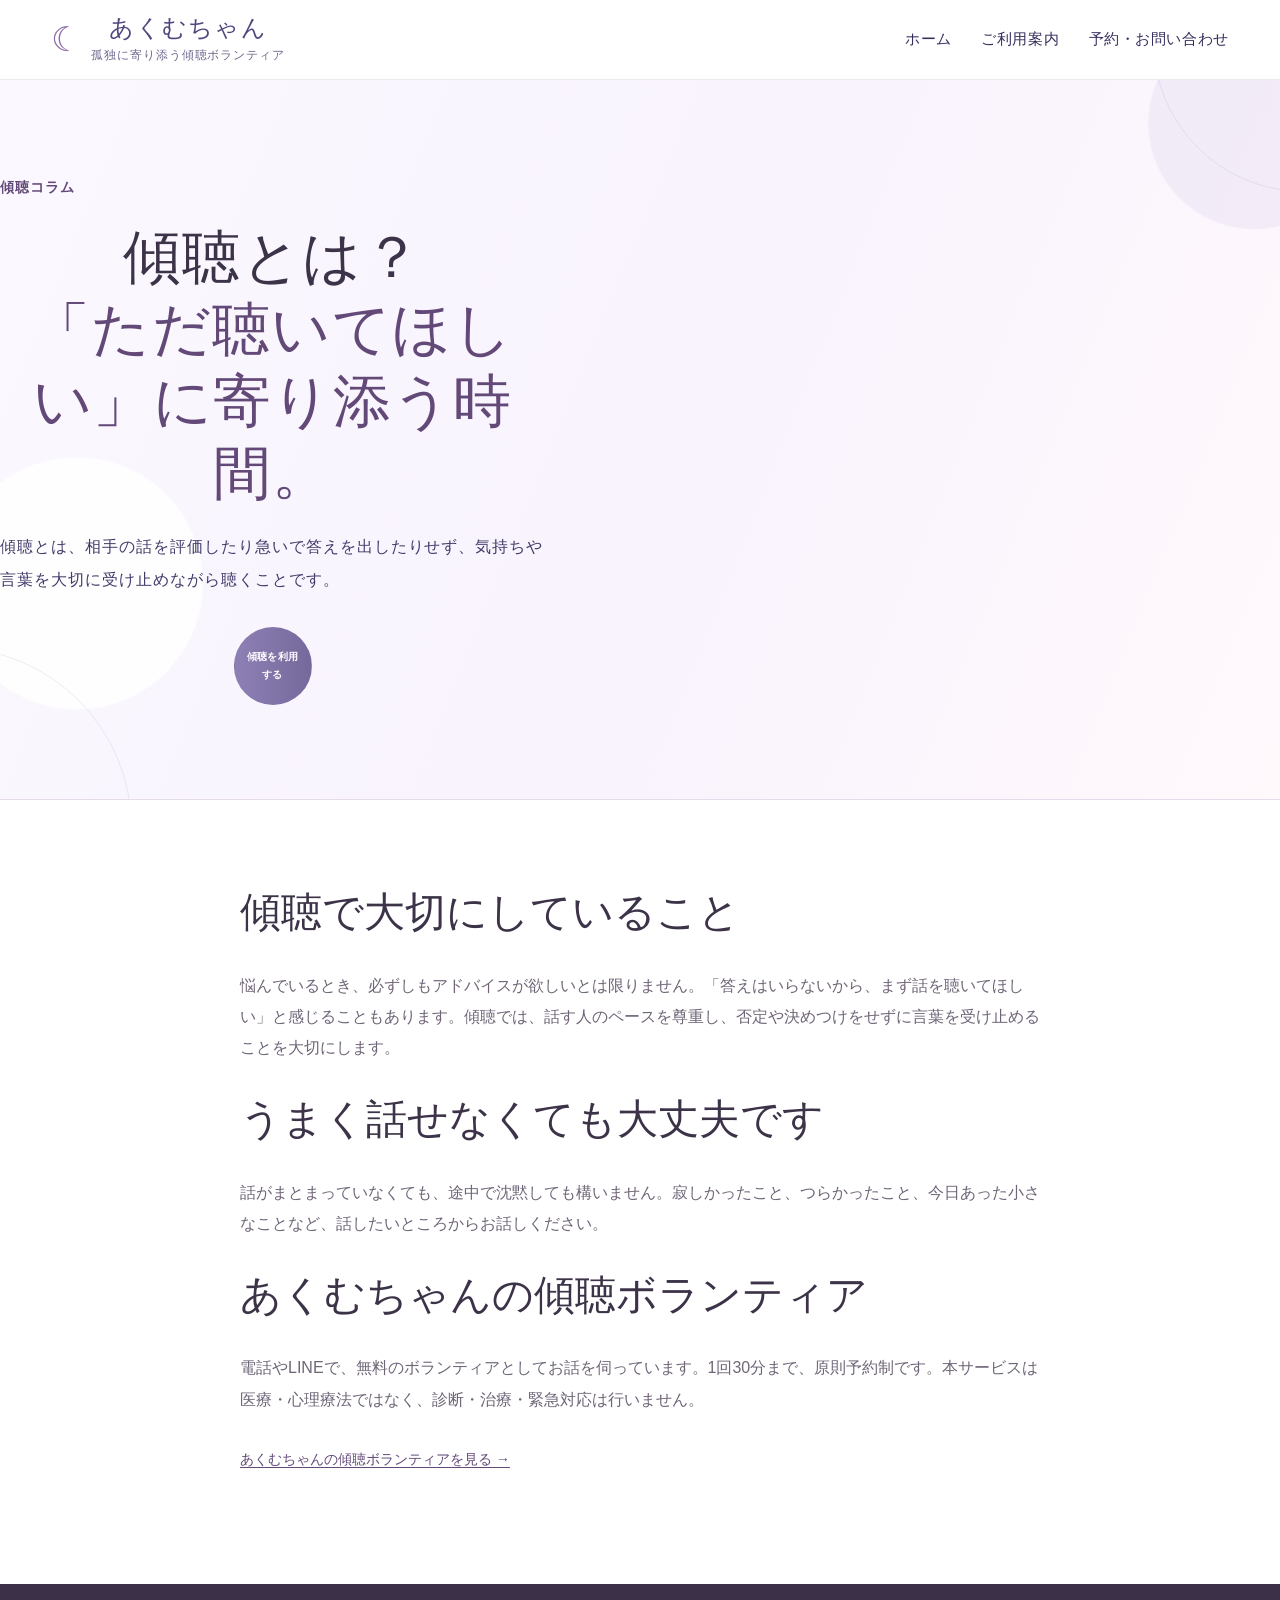
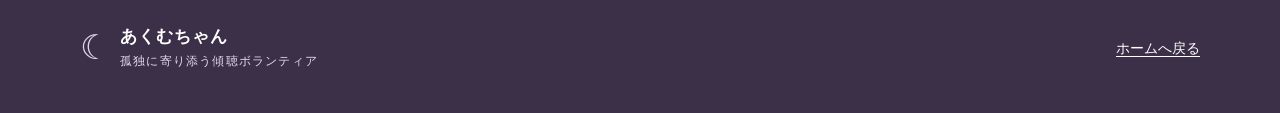
<file: listening.html>
<!doctype html><html lang="ja"><head><meta charset="utf-8"><meta name="viewport" content="width=device-width,initial-scale=1"><link rel="stylesheet" href="styles.css?v=20261001-volunteer"><title>傾聴とは？｜話を聴いてもらう時間について｜あくむちゃん</title><meta name="description" content="傾聴とは、相手の話を評価したり急いで答えを出したりせず、気持ちや言葉を大切に受け止めながら聴くことです。"><link rel="canonical" href="https://akumuchan.github.io/akumuchan-ibasho/listening.html"></head><body><header class="site-header"><a class="brand" href="index.html"><span class="brand-moon">☾</span><span class="brand-name"><strong>あくむちゃん</strong><small>孤独に寄り添う傾聴ボランティア</small></span></a><nav class="nav"><a href="index.html">ホーム</a><a href="index.html#pricing">ご利用案内</a><a href="index.html#contact-options">予約・お問い合わせ</a></nav></header><main><section class="hero"><div class="hero-copy"><p class="eyebrow">傾聴コラム</p><h1>傾聴とは？<br><em>「ただ聴いてほしい」に寄り添う時間。</em></h1><p class="hero-invitation">傾聴とは、相手の話を評価したり急いで答えを出したりせず、気持ちや言葉を大切に受け止めながら聴くことです。</p><div class="hero-actions"><a class="button button-primary" href="index.html#contact-options">傾聴を利用する</a></div></div></section><section class="section"><div class="about-copy" style="max-width:800px;margin:auto"><h2>傾聴で大切にしていること</h2><p>悩んでいるとき、必ずしもアドバイスが欲しいとは限りません。「答えはいらないから、まず話を聴いてほしい」と感じることもあります。傾聴では、話す人のペースを尊重し、否定や決めつけをせずに言葉を受け止めることを大切にします。</p><h2>うまく話せなくても大丈夫です</h2><p>話がまとまっていなくても、途中で沈黙しても構いません。寂しかったこと、つらかったこと、今日あった小さなことなど、話したいところからお話しください。</p><h2>あくむちゃんの傾聴ボランティア</h2><p>電話やLINEで、無料のボランティアとしてお話を伺っています。1回30分まで、原則予約制です。本サービスは医療・心理療法ではなく、診断・治療・緊急対応は行いません。</p><p><a class="text-link" href="index.html">あくむちゃんの傾聴ボランティアを見る →</a></p></div></section></main><footer class="footer"><a class="brand footer-brand" href="index.html"><span class="brand-moon">☾</span><span class="brand-name"><strong>あくむちゃん</strong><small>孤独に寄り添う傾聴ボランティア</small></span></a><p><a href="index.html">ホームへ戻る</a></p></footer></body></html>
</file>
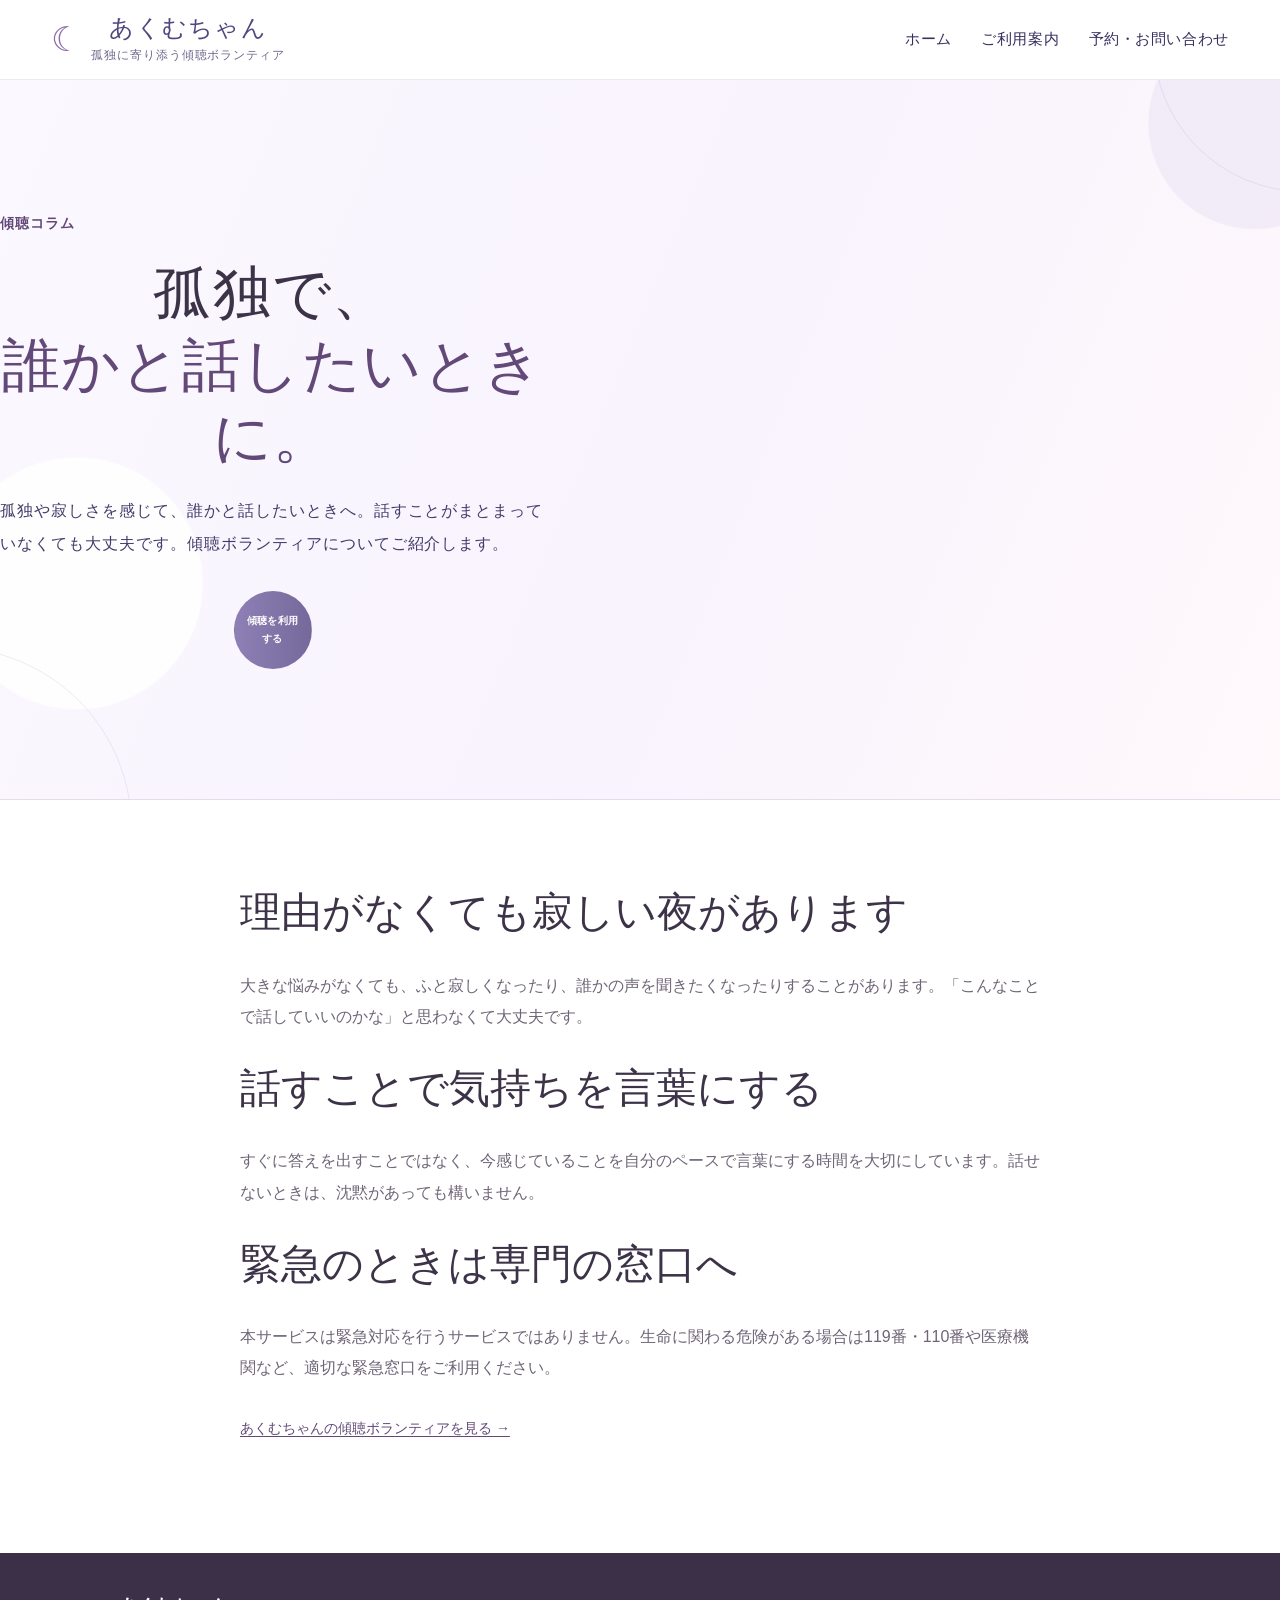
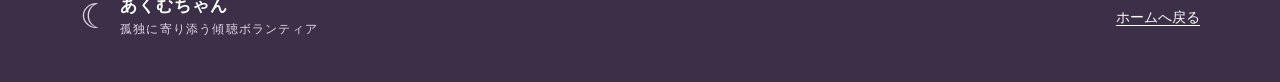
<file: lonely-talk.html>
<!doctype html><html lang="ja"><head><meta charset="utf-8"><meta name="viewport" content="width=device-width,initial-scale=1"><link rel="stylesheet" href="styles.css?v=20260921"><title>孤独で誰かと話したいとき｜ひとりで抱えている方へ｜あくむちゃん</title><meta name="description" content="孤独や寂しさを感じて、誰かと話したいときへ。話すことがまとまっていなくても大丈夫です。傾聴ボランティアについてご紹介します。"><link rel="canonical" href="https://akumuchan.github.io/akumuchan-ibasho/lonely-talk.html"></head><body><header class="site-header"><a class="brand" href="index.html"><span class="brand-moon">☾</span><span class="brand-name"><strong>あくむちゃん</strong><small>孤独に寄り添う傾聴ボランティア</small></span></a><nav class="nav"><a href="index.html">ホーム</a><a href="index.html#pricing">ご利用案内</a><a href="index.html#contact-options">予約・お問い合わせ</a></nav></header><main><section class="hero"><div class="hero-copy"><p class="eyebrow">傾聴コラム</p><h1>孤独で、<br><em>誰かと話したいときに。</em></h1><p class="hero-invitation">孤独や寂しさを感じて、誰かと話したいときへ。話すことがまとまっていなくても大丈夫です。傾聴ボランティアについてご紹介します。</p><div class="hero-actions"><a class="button button-primary" href="index.html#contact-options">傾聴を利用する</a></div></div></section><section class="section"><div class="about-copy" style="max-width:800px;margin:auto"><h2>理由がなくても寂しい夜があります</h2><p>大きな悩みがなくても、ふと寂しくなったり、誰かの声を聞きたくなったりすることがあります。「こんなことで話していいのかな」と思わなくて大丈夫です。</p><h2>話すことで気持ちを言葉にする</h2><p>すぐに答えを出すことではなく、今感じていることを自分のペースで言葉にする時間を大切にしています。話せないときは、沈黙があっても構いません。</p><h2>緊急のときは専門の窓口へ</h2><p>本サービスは緊急対応を行うサービスではありません。生命に関わる危険がある場合は119番・110番や医療機関など、適切な緊急窓口をご利用ください。</p><p><a class="text-link" href="index.html">あくむちゃんの傾聴ボランティアを見る →</a></p></div></section></main><footer class="footer"><a class="brand footer-brand" href="index.html"><span class="brand-moon">☾</span><span class="brand-name"><strong>あくむちゃん</strong><small>孤独に寄り添う傾聴ボランティア</small></span></a><p><a href="index.html">ホームへ戻る</a></p></footer></body></html>
</file>
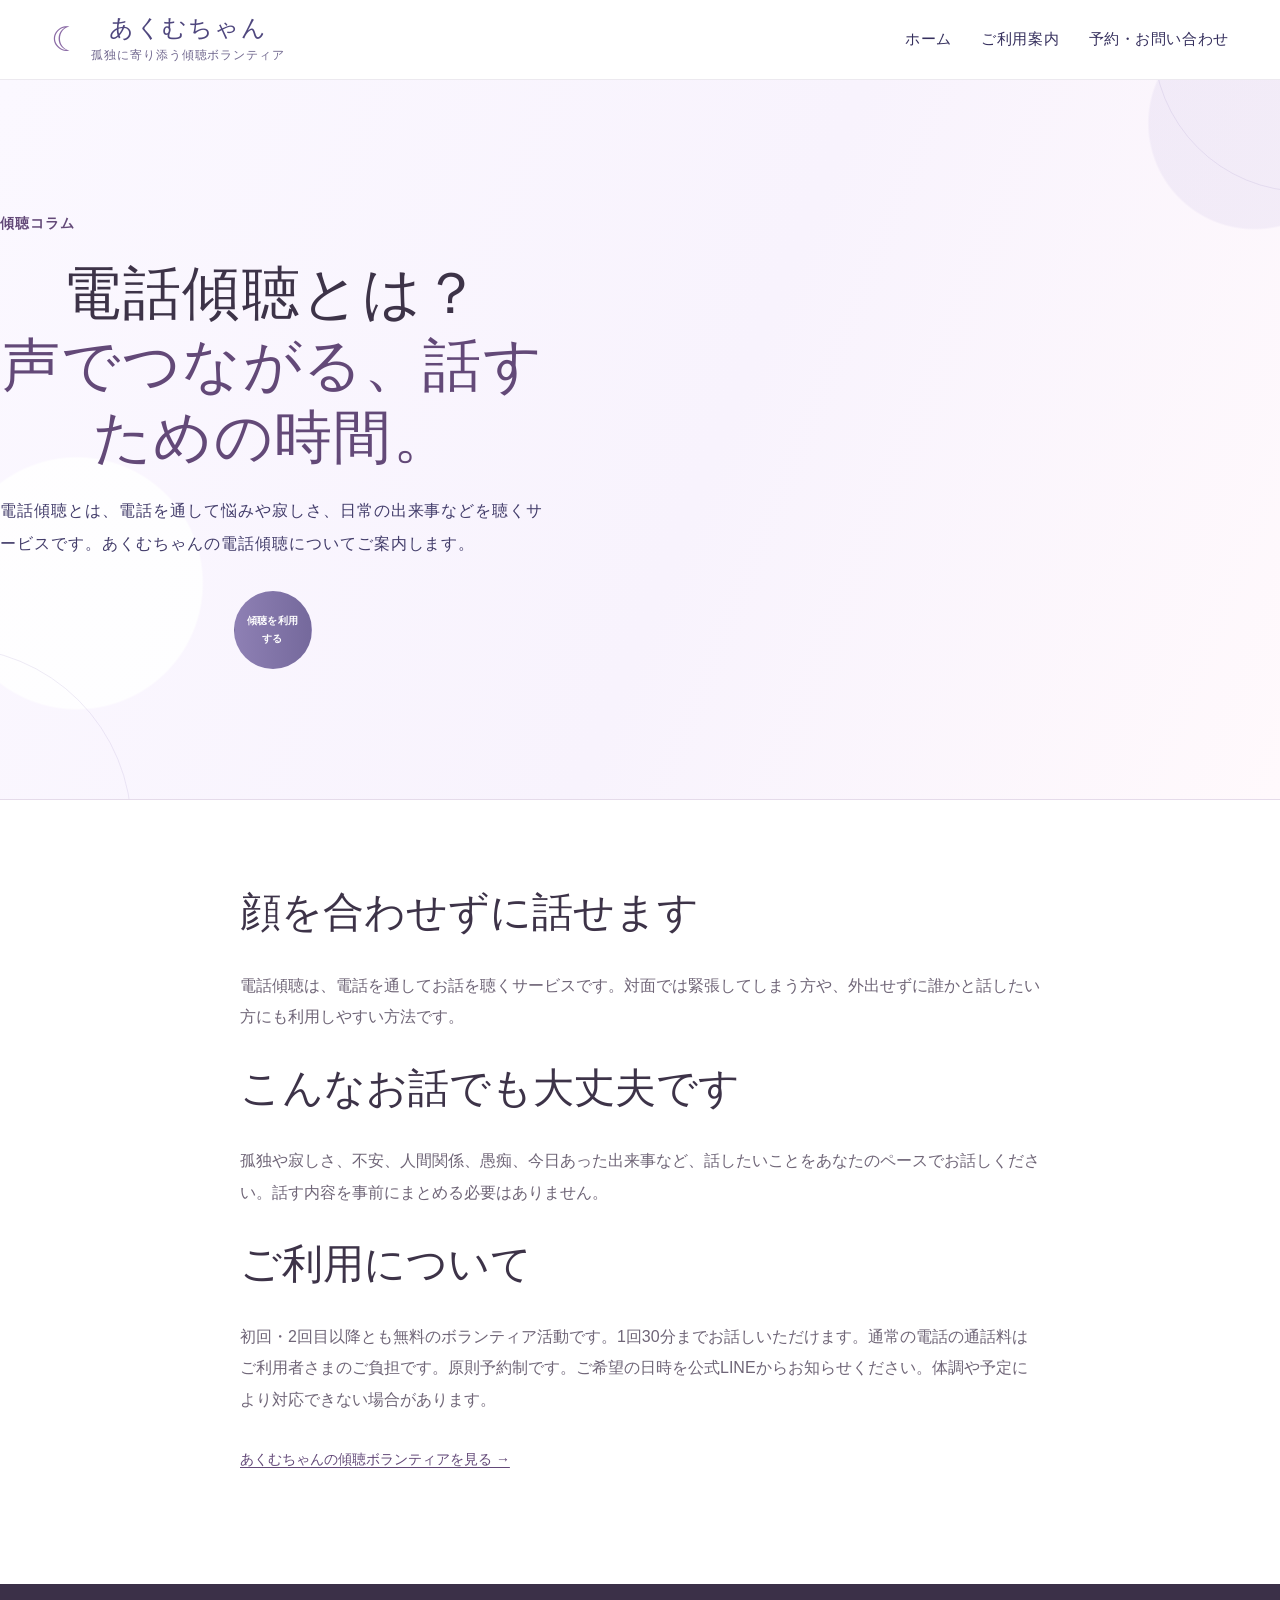
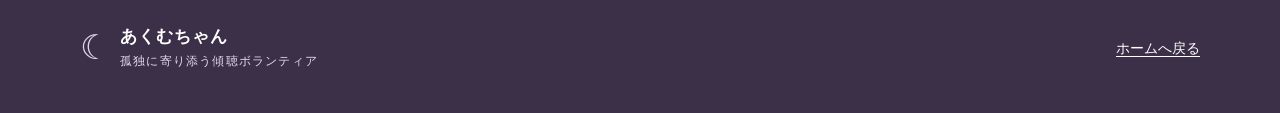
<file: phone-listening-guide.html>
<!doctype html><html lang="ja"><head><meta charset="utf-8"><meta name="viewport" content="width=device-width,initial-scale=1"><link rel="stylesheet" href="styles.css?v=20261001-volunteer"><title>電話傾聴とは？｜誰かに話を聴いてほしいときに｜あくむちゃん</title><meta name="description" content="電話傾聴とは、電話を通して悩みや寂しさ、日常の出来事などを聴くサービスです。あくむちゃんの電話傾聴についてご案内します。"><link rel="canonical" href="https://akumuchan.github.io/akumuchan-ibasho/phone-listening-guide.html"></head><body><header class="site-header"><a class="brand" href="index.html"><span class="brand-moon">☾</span><span class="brand-name"><strong>あくむちゃん</strong><small>孤独に寄り添う傾聴ボランティア</small></span></a><nav class="nav"><a href="index.html">ホーム</a><a href="index.html#pricing">ご利用案内</a><a href="index.html#contact-options">予約・お問い合わせ</a></nav></header><main><section class="hero"><div class="hero-copy"><p class="eyebrow">傾聴コラム</p><h1>電話傾聴とは？<br><em>声でつながる、話すための時間。</em></h1><p class="hero-invitation">電話傾聴とは、電話を通して悩みや寂しさ、日常の出来事などを聴くサービスです。あくむちゃんの電話傾聴についてご案内します。</p><div class="hero-actions"><a class="button button-primary" href="index.html#contact-options">傾聴を利用する</a></div></div></section><section class="section"><div class="about-copy" style="max-width:800px;margin:auto"><h2>顔を合わせずに話せます</h2><p>電話傾聴は、電話を通してお話を聴くサービスです。対面では緊張してしまう方や、外出せずに誰かと話したい方にも利用しやすい方法です。</p><h2>こんなお話でも大丈夫です</h2><p>孤独や寂しさ、不安、人間関係、愚痴、今日あった出来事など、話したいことをあなたのペースでお話しください。話す内容を事前にまとめる必要はありません。</p><h2>ご利用について</h2><p>初回・2回目以降とも無料のボランティア活動です。1回30分までお話しいただけます。通常の電話の通話料はご利用者さまのご負担です。原則予約制です。ご希望の日時を公式LINEからお知らせください。体調や予定により対応できない場合があります。</p><p><a class="text-link" href="index.html">あくむちゃんの傾聴ボランティアを見る →</a></p></div></section></main><footer class="footer"><a class="brand footer-brand" href="index.html"><span class="brand-moon">☾</span><span class="brand-name"><strong>あくむちゃん</strong><small>孤独に寄り添う傾聴ボランティア</small></span></a><p><a href="index.html">ホームへ戻る</a></p></footer></body></html>
</file>
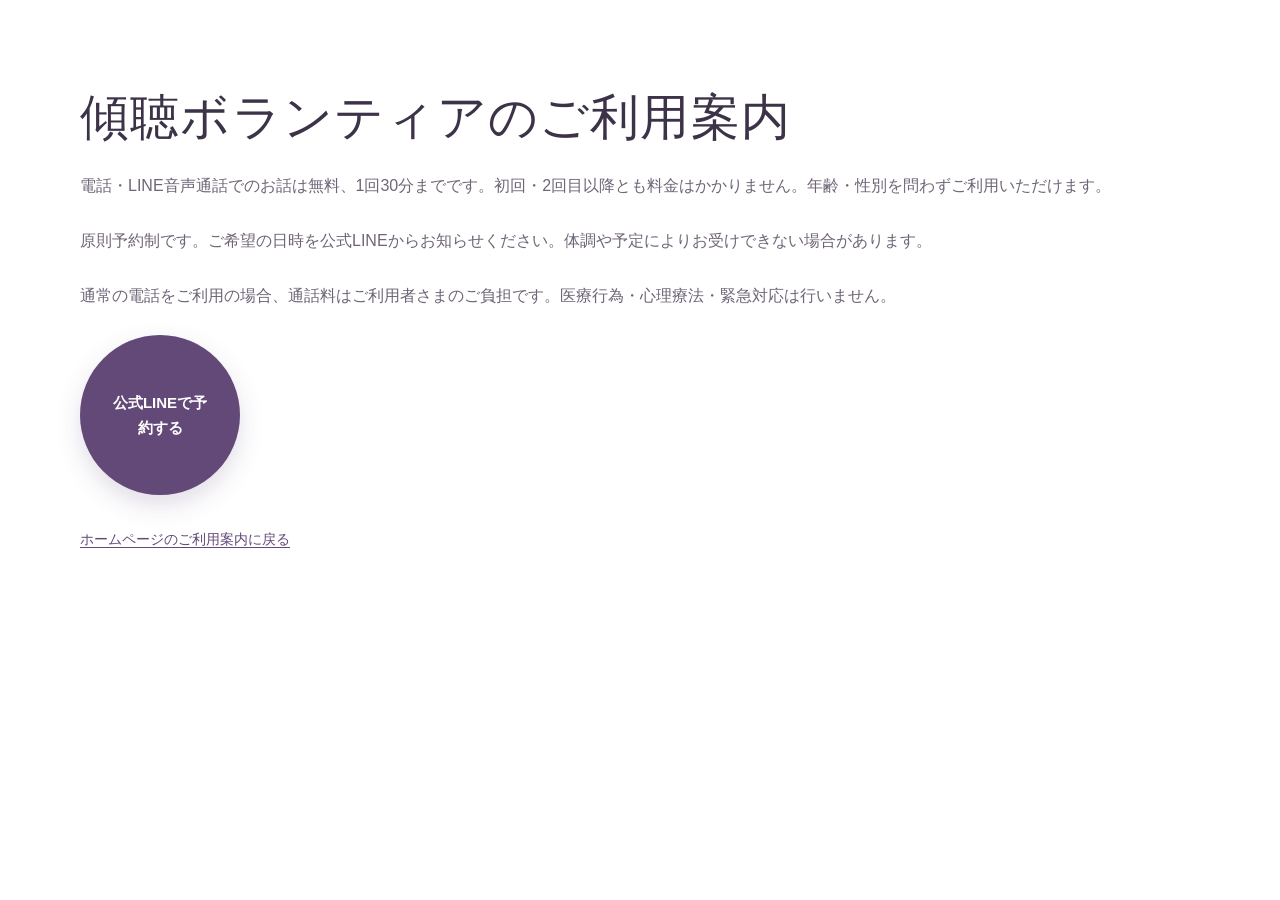
<file: 料金表.html>
<!doctype html><html lang="ja"><head><meta charset="utf-8"><meta name="viewport" content="width=device-width,initial-scale=1"><title>ご利用案内｜あくむちゃんの傾聴ボランティア</title><meta name="description" content="傾聴ボランティアは無料・1回30分まで、原則予約制です。"><link rel="canonical" href="https://akumuchan.github.io/akumuchan-ibasho/#pricing"><link rel="stylesheet" href="styles.css?v=20260928-volunteer"></head><body><main class="section"><div class="about-copy"><h1>傾聴ボランティアのご利用案内</h1><p>電話・LINE音声通話でのお話は無料、1回30分までです。初回・2回目以降とも料金はかかりません。年齢・性別を問わずご利用いただけます。</p><p>原則予約制です。ご希望の日時を公式LINEからお知らせください。体調や予定によりお受けできない場合があります。</p><p>通常の電話をご利用の場合、通話料はご利用者さまのご負担です。医療行為・心理療法・緊急対応は行いません。</p><p><a class="button button-primary" href="https://lin.ee/97vtROP">公式LINEで予約する</a></p><p><a class="text-link" href="index.html#pricing">ホームページのご利用案内に戻る</a></p></div></main></body></html>
</file>
<file: styles.css>
:root {
  color-scheme: light;
  --ink: #352d42; --muted: #665e72; --purple: #77628f; --purple-dark: #594372;
  --lavender: #eee8f5; --lavender-soft: #f7f4fa; --line: #dfd7e8; --white: #fff;
  --serif: "Yu Mincho", "Hiragino Mincho ProN", "Noto Serif CJK JP", serif;
  --gutter: max(24px, calc((100% - 1120px) / 2));
}
* { box-sizing: border-box; }
html { scroll-behavior: smooth; scroll-padding-top: 100px; }
body { margin: 0; color: var(--ink); background: white; font: 1rem/1.95 "Hiragino Kaku Gothic ProN", "Yu Gothic", Meiryo, sans-serif; overflow-wrap: anywhere; -webkit-text-size-adjust: 100%; }
body.menu-open { overflow: hidden; }
::selection { background: #e1d5ef; color: var(--ink); }
a { color: var(--purple-dark); text-underline-offset: .22em; }
button, input, textarea { font: inherit; color: inherit; }
button, a, summary { -webkit-tap-highlight-color: transparent; }
button, summary { cursor: pointer; }
img { max-width: 100%; height: auto; display: block; }
figure { margin: 0; }
h1, h2, h3 { font-family: var(--serif); font-weight: 500; line-height: 1.6; }
h1, h2, h3, p { margin-top: 0; }
h2 { margin-bottom: 24px; font-size: clamp(1.75rem, 3.2vw, 2.625rem); }
h3 { font-size: 1.25rem; }
a:focus-visible, button:focus-visible, summary:focus-visible, input:focus-visible, textarea:focus-visible { outline: 3px solid #8f70ac; outline-offset: 4px; }
.sr-only { position: absolute; width: 1px; height: 1px; padding: 0; margin: -1px; overflow: hidden; clip-path: inset(50%); white-space: nowrap; border: 0; }
.skip-link { position: fixed; top: -100px; left: 16px; z-index: 100; background: var(--purple-dark); color: white; padding: 12px 20px; }
.skip-link:focus { top: 12px; }

/* Quiet navigation, with booking visible at the top. */
.site-header { display: flex; align-items: center; justify-content: space-between; gap: 24px; min-height: 80px; padding: 14px var(--gutter); background: rgba(255,255,255,.97); border-bottom: 1px solid var(--line); position: sticky; top: 0; z-index: 20; }
.brand { display: inline-flex; align-items: center; gap: 10px; text-decoration: none; flex: 0 0 auto; }
.brand-moon { color: var(--purple); font: 2.125rem/1 Georgia, serif; }
.brand-name strong, .brand-name small { display: block; }
.brand-name strong { color: var(--ink); font: 600 1.0625rem/1.5 var(--serif); letter-spacing: .06em; }
.brand-name small { font-size: .75rem; letter-spacing: .1em; color: var(--muted); }
.nav { display: flex; align-items: center; gap: 24px; font-size: .875rem; }
.nav a { color: var(--ink); text-decoration: none; padding: 10px 0; }
.nav a:hover { color: var(--purple-dark); text-decoration: underline; }
.nav .nav-contact { padding: 10px 16px; border: 1px solid var(--line); border-radius: 6px; }
.menu-button { display: none; }

/* An invitation and the familiar portrait, without oversized ornaments. */
.hero { display: grid; grid-template-columns: minmax(0, 1.6fr) minmax(0, .8fr); align-items: center; gap: 60px; padding: 66px var(--gutter) 62px; background: var(--lavender-soft); border-bottom: 1px solid var(--line); }
.eyebrow { color: var(--purple-dark); font-size: .875rem; font-weight: 600; letter-spacing: .1em; margin: 0 0 18px; }
h1 { font-size: clamp(2rem, 3.8vw, 3.5rem); line-height: 1.6; letter-spacing: .025em; margin: 0 0 12px; }
h1 em { font-style: normal; color: var(--purple-dark); }
.hero-invitation { font: 500 clamp(1.125rem, 1.8vw, 1.5rem)/1.8 var(--serif); margin-bottom: 24px; }
.hero-lead { max-width: 620px; color: var(--muted); }
.hero-lead p { margin-bottom: 16px; }
.hero-actions { display: flex; align-items: center; flex-wrap: wrap; gap: 16px 24px; margin-top: 28px; }
.hero .hero-actions { flex-wrap: nowrap; gap: 12px; }
.hero .hero-actions .button { flex: 1 1 0; width: auto; height: auto; min-width: 0; aspect-ratio: 1; padding: 10px; font-size: clamp(.65rem, 1.05vw, .9375rem); }
.button { display: inline-flex; flex: 0 0 clamp(132px, 28vw, 160px); align-items: center; justify-content: center; width: clamp(132px, 28vw, 160px); height: clamp(132px, 28vw, 160px); min-height: 0; padding: 18px; border: 1px solid transparent; border-radius: 50%; font-size: .9375rem; font-weight: 600; line-height: 1.7; text-decoration: none; text-align: center; transition: background .16s ease; }
.button-primary, .review-write-button { background: var(--purple-dark); color: white; }
.button-primary:hover, .review-write-button:hover { background: #49355f; }
.text-link { display: inline-block; font-size: .875rem; line-height: 1.8; padding: 8px 0; }
.hero-note { color: var(--muted); font-size: .875rem; margin: 12px 0 0; }
.hero-portrait { padding: 24px 0 0; max-width: 320px; justify-self: center; width: 100%; }
.hero-portrait img { width: 100%; aspect-ratio: 1; border-radius: 50%; border: 8px solid white; }
.hero-portrait figcaption { display: grid; gap: 8px; margin-top: 24px; text-align: center; color: var(--muted); font-size: .875rem; }
.portrait-name { color: var(--purple-dark); font: 1.375rem/1.6 var(--serif); letter-spacing: .1em; }

.section { padding: 80px var(--gutter); scroll-margin-top: 8px; }
.section-heading-center { text-align: center; }
.section-heading h2 { margin-bottom: 20px; }
.about, .profile { display: grid; grid-template-columns: minmax(0, .8fr) minmax(0, 1.3fr); gap: 72px; }
.about-copy, .profile-copy { min-width: 0; }
.about-copy > p, .profile-copy > p { color: var(--muted); margin-bottom: 24px; }
.about-copy h3 { margin: 32px 0 14px; }
.about-copy h3:first-child { margin-top: 0; }
.notice { border-left: 2px solid #b49bc9; padding: 20px 24px; display: flex; align-items: flex-start; gap: 16px; background: var(--lavender-soft); margin-top: 26px; }
.notice > span { color: var(--purple); font: 1.75rem/1.4 Georgia, serif; flex-shrink: 0; }
.notice p { color: var(--muted); font-size: .875rem; line-height: 1.85; margin: 0; }
.notice strong { display: block; color: var(--ink); margin-bottom: 6px; }
.scope-note { font-size: .875rem; color: var(--muted); line-height: 1.85; margin: 24px 0 0; }
.profile { padding-top: 88px; padding-bottom: 56px; }
.profile-copy .profile-greeting { font: 1.375rem/1.8 var(--serif); color: var(--ink); }
.profile-copy .profile-message { margin-top: 32px; padding-top: 24px; border-top: 1px solid var(--line); color: var(--purple-dark); font-family: var(--serif); font-size: 1.125rem; }
.profile-subheading { margin: 32px 0 12px; color: var(--ink); font-size: 1.125rem; line-height: 1.65; }
.profile-books { margin-top: 16px; }
.profile-copy .profile-scope { margin: 16px 0 0; font-size: .875rem; line-height: 1.8; }
#about { padding-top: 48px; padding-bottom: 48px; }

/* Keep every published rate visible; make the free introduction easy to find. */
.pricing { padding-top: 60px; padding-bottom: 40px; }
.pricing > .section-heading, .pricing > .about-copy > p:first-child { text-align: center; }
.pricing .eyebrow { margin-bottom: 10px; }
.pricing h2 { margin-bottom: 14px; }
.pricing .about-copy > p:first-child { max-width: 680px; margin: 0 auto 28px; }
.service-pricing { display: grid; grid-template-columns: repeat(3, minmax(0, 1fr)); gap: 14px; }
.price-card { padding: 22px 24px; border: 1px solid var(--line); border-radius: 8px; background: white; }
.price-card span, .price-card small { display: block; color: var(--muted); font-size: .875rem; line-height: 1.7; }
.price-card strong { display: block; color: var(--purple-dark); font-size: 1.875rem; font-weight: 600; line-height: 1.4; margin: 8px 0 2px; }
.price-card-first { background: var(--lavender-soft); border-color: #b8a3ca; }
.pricing .scope-note { text-align: center; margin-bottom: 0; }
.contact-options { display: grid; grid-template-columns: minmax(0, 1.3fr) minmax(0, 1fr); align-items: center; gap: 36px; margin: 0 var(--gutter); padding: 32px; border: 1px solid var(--line); border-radius: 8px; background: var(--lavender-soft); }
.contact-options .eyebrow { margin-bottom: 10px; }
.contact-options h2 { font-size: 1.5rem; margin-bottom: 12px; }
.contact-options p { color: var(--muted); margin-bottom: 0; }
.contact-options .scope-note { margin-top: 14px; }
.contact-options-actions { display: flex; flex-direction: column; align-items: center; gap: 8px; }

.activities { padding-top: 40px; padding-bottom: 72px; }
.activity-grid { display: grid; grid-template-columns: repeat(3, minmax(0, 1fr)); gap: 32px; margin-top: 32px; }
.activity-card { padding: 24px 0 0; border-top: 1px solid var(--line); }
.activity-number { font: .875rem/1.5 Georgia, serif; color: var(--purple); }
.activity-card h3 { margin: 14px 0 10px; }
.activity-card p { color: var(--muted); margin-bottom: 0; }
.activities > .scope-note { margin-top: 32px; }

/* Native disclosures avoid nested scrolling and work without JavaScript. */
.reviews { background: var(--lavender-soft); }
.review-summary { display: flex; justify-content: space-between; align-items: flex-end; gap: 24px; }
.review-summary h2 { margin-bottom: 0; }
.review-count { display: flex; align-items: center; gap: 14px; color: var(--purple-dark); }
.review-count strong { font: 2.625rem/1.2 Georgia, serif; }
.review-count span { color: var(--muted); font-size: .875rem; line-height: 1.7; }
.review-history-note { color: var(--muted); font-size: .8125rem; margin: 20px 0 0; }
.review-grid { display: grid; grid-template-columns: repeat(3, minmax(0, 1fr)); gap: 18px; margin: 28px 0 0; }
.review-card { margin: 0; padding: 26px; border: 1px solid var(--line); border-radius: 8px; background: white; display: flex; flex-direction: column; }
.quote-mark { color: #a289b9; font: 2.375rem/1 Georgia, serif; height: 26px; }
.review-card p { margin: 8px 0 24px; flex: 1; }
.review-card cite { font-size: .875rem; color: var(--muted); font-style: normal; }
.reviews-more { margin-top: 24px; }
.reviews-more > summary { list-style: none; display: flex; align-items: center; justify-content: center; gap: 18px; width: fit-content; max-width: 100%; min-height: 48px; margin: 0 auto; padding: 10px 24px; border: 1px solid #ad99bf; border-radius: 6px; color: var(--purple-dark); font-size: .9375rem; }
.reviews-more > summary::-webkit-details-marker { display: none; }
.reviews-more > summary::after { content: "+"; font-size: 1.25rem; }
.reviews-more[open] > summary::after { content: "−"; }
.when-open, details[open] > summary .when-closed { display: none; }
details[open] > summary .when-open { display: inline; }
.review-cta { margin-top: 36px; padding-top: 28px; border-top: 1px solid var(--line); display: flex; align-items: center; justify-content: space-between; gap: 24px; }
.review-cta-label { color: var(--purple); font-size: .875rem; margin-bottom: 2px; }
.review-cta h3 { margin-bottom: 6px; }
.review-cta div > p:last-child { color: var(--muted); font-size: .875rem; margin-bottom: 0; }
.review-cta .button { flex-shrink: 0; }
.learning { padding-top: 60px; padding-bottom: 60px; border-bottom: 1px solid var(--line); }
.learning-layout { display: grid; grid-template-columns: minmax(0, 1fr) minmax(0, 1.25fr); gap: 64px; align-items: start; }
.learning-heading h2 { font-size: 1.75rem; margin-bottom: 16px; }
.learning-intro { color: var(--muted); margin: 0; }
.learning-details { border-top: 1px solid var(--line); border-bottom: 1px solid var(--line); }
.learning-details > summary { padding: 20px 8px; color: var(--purple-dark); }
.learning-cards { display: grid; gap: 24px; padding: 4px 8px 28px; }
.learning-card + .learning-card { border-top: 1px solid var(--line); padding-top: 24px; }
.learning-card-top { display: flex; align-items: center; justify-content: space-between; gap: 16px; flex-wrap: wrap; margin-bottom: 14px; }
.learning-label { font-size: .75rem; letter-spacing: .08em; color: var(--muted); margin: 0; }
.status-pill, .learning-date { font-size: .8125rem; color: var(--purple-dark); background: var(--lavender-soft); padding: 4px 12px; border-radius: 4px; }
.learning-card h3 { font-size: 1.125rem; margin-bottom: 12px; }
.learning-card > p { color: var(--muted); margin-bottom: 14px; }
.learning-card .learning-note { font-size: .8125rem; margin: 12px 0 0; }
.learning-links { display: flex; flex-wrap: wrap; gap: 10px; }

.faq-list { max-width: 820px; margin: 32px auto 0; }
.faq-item { border-bottom: 1px solid var(--line); }
.faq-item:first-child { border-top: 1px solid var(--line); }
.faq-item summary { list-style: none; position: relative; padding: 22px 42px 22px 0; font-size: 1rem; }
.faq-item summary::-webkit-details-marker { display: none; }
.faq-item summary::after { content: "+"; position: absolute; right: 8px; top: 19px; font-size: 1.25rem; color: var(--purple); }
.faq-item[open] summary::after { content: "−"; }
.faq-item p { color: var(--muted); padding: 0 36px 24px 0; margin: 0; }

.mail-listening { background: var(--lavender-soft); }
.mail-form-layout { display: grid; grid-template-columns: minmax(0, .9fr) minmax(0, 1.1fr); gap: 64px; align-items: start; }
.mail-form-copy > p:not(.eyebrow) { color: var(--muted); }
.mail-form-copy .notice { background: transparent; padding-left: 18px; }
.mail-form-card { border: 1px solid var(--line); background: white; padding: 32px; border-radius: 8px; }
.mail-form { display: grid; gap: 22px; }
.form-field { display: grid; gap: 8px; }
.form-field > span { color: var(--ink); font-size: .9375rem; font-weight: 600; }
.form-field small { font-size: .8125rem; color: var(--muted); font-weight: 400; }
.form-field input, .form-field textarea { min-width: 0; width: 100%; padding: 12px 14px; background: white; border: 1px solid #b7aabe; border-radius: 5px; font-size: 1rem; line-height: 1.8; }
.form-field textarea { min-height: 190px; resize: vertical; }
.form-field input::placeholder, .form-field textarea::placeholder { color: #716778; opacity: 1; }
.form-consent { display: flex; align-items: flex-start; gap: 10px; font-size: .875rem; line-height: 1.9; cursor: pointer; }
.form-consent input { accent-color: var(--purple-dark); width: 20px; height: 20px; margin: 4px 0 0; flex: 0 0 auto; }
.form-privacy { color: var(--muted); font-size: .8125rem; line-height: 1.85; margin: 0; }
.mail-form .button { width: 100%; }
#support { border-bottom: 1px solid var(--line); padding-top: 64px; padding-bottom: 64px; }
#support h2, #safety h2 { font-size: 1.75rem; }
#support .hero-actions { margin-top: 20px; }
#support .scope-note { margin-bottom: 0; }
#safety { padding-top: 64px; padding-bottom: 64px; }
#safety .about-copy > p { font-size: .875rem; }
#safety .about-copy h3 { font-family: inherit; font-size: 1rem; font-weight: 600; }
.contact { background: var(--lavender); text-align: center; }
.contact > p:not(.eyebrow) { max-width: 700px; margin-left: auto; margin-right: auto; color: var(--muted); }
.contact .hero-actions { justify-content: center; }
.contact > .text-link { margin-top: 16px; }
.footer { padding: 40px var(--gutter); background: #3b3048; display: flex; flex-wrap: wrap; align-items: center; justify-content: space-between; gap: 20px 32px; }
.footer .brand-name strong, .footer a { color: #fff; }
.footer .brand-name small, .footer .brand-moon, .footer p, .footer small { color: #e1d7e9; }
.footer p { margin: 0; font-size: .875rem; }
.footer > p:nth-of-type(2) { width: 100%; line-height: 2.4; }
.footer > small { font-size: .75rem; }

@media (min-width: 851px) and (max-width: 1080px) {
  .nav { gap: 14px; }
  .site-header { gap: 16px; }
  .hero { gap: 32px; }
}
@media (max-width: 850px) {
  :root { --gutter: 24px; }
  html { scroll-padding-top: 90px; }
  .site-header { min-height: 72px; padding: 12px var(--gutter); }
  .menu-button { display: grid; place-content: center; gap: 6px; width: 44px; height: 44px; border: 0; padding: 10px; background: transparent; flex: 0 0 auto; }
  .menu-button > span:not(.sr-only) { display: block; width: 23px; height: 2px; background: var(--purple-dark); transition: transform .16s ease, opacity .16s ease; }
  .menu-button[aria-expanded="true"] > span:nth-child(2) { transform: translateY(8px) rotate(45deg); }
  .menu-button[aria-expanded="true"] > span:nth-child(3) { opacity: 0; }
  .menu-button[aria-expanded="true"] > span:nth-child(4) { transform: translateY(-8px) rotate(-45deg); }
  .nav { display: none; position: absolute; top: 100%; left: 0; right: 0; background: white; padding: 12px var(--gutter) 20px; border-bottom: 1px solid var(--line); max-height: calc(100dvh - 80px); overflow-y: auto; }
  .nav.is-open { display: flex; flex-direction: column; align-items: stretch; gap: 0; }
  .nav a { font-size: 1rem; padding: 16px 4px; border-bottom: 1px solid var(--line); }
  .nav .nav-contact { margin-top: 12px; text-align: center; border-color: var(--purple-dark); }
  .hero { gap: 28px; grid-template-columns: minmax(0, 1fr); padding-top: 44px; padding-bottom: 44px; }
  .hero-copy { max-width: 660px; }
  h1 { font-size: clamp(1.9rem, 5vw, 2.75rem); }
  .hero-portrait { max-width: none; display: flex; align-items: center; gap: 16px; padding: 20px 0 0; border-top: 1px solid var(--line); }
  .hero-portrait img { width: 68px; height: 68px; border-width: 3px; }
  .hero-portrait figcaption { text-align: left; margin-top: 0; gap: 2px; font-size: .8125rem; }
  .portrait-name { font-size: 1.0625rem; }
  .hero-invitation { font-size: 1.125rem; }
  .section { padding-top: 56px; padding-bottom: 56px; }
  .about, .profile, .learning-layout, .mail-form-layout { grid-template-columns: minmax(0, 1fr); gap: 28px; }
  .service-pricing { grid-template-columns: repeat(2, minmax(0, 1fr)); gap: 12px; }
  .price-card { padding: 20px; }
  .contact-options { grid-template-columns: minmax(0, 1fr); gap: 24px; padding: 24px; }
  .contact-options-actions { align-items: stretch; text-align: center; }
  .profile { padding-top: 64px; padding-bottom: 32px; }
  .profile-copy .profile-greeting { font-size: 1.25rem; }
  #about { padding-top: 32px; }
  .activity-grid { gap: 24px; }
  .review-grid { grid-template-columns: minmax(0, 1fr); gap: 16px; }
  .review-card { padding: 24px; }
  .review-card p { margin-bottom: 16px; }
  .review-cta { align-items: flex-start; flex-direction: column; gap: 20px; }
  .learning { padding-top: 48px; padding-bottom: 48px; }
  .mail-form-card { padding: 24px; }
  .footer { padding-top: 32px; padding-bottom: 32px; }
}
@media (max-width: 540px) {
  :root { --gutter: 20px; }
  .hero .eyebrow { font-size: .8125rem; letter-spacing: .02em; }
  .hero h1 { font-size: clamp(1.65rem, 5.9vw, 2rem); }
  .hero-lead br { display: none; }
  .hero-lead { font-size: 1rem; }
  .hero-actions { flex-direction: column; align-items: stretch; gap: 8px; margin-top: 24px; }
  .hero-actions > .text-link { align-self: flex-start; }
  .hero-actions .button { padding-left: 12px; padding-right: 12px; }
  .hero-note { margin-top: 4px; }
  .pricing { padding-top: 40px; padding-bottom: 32px; }
  .pricing h2 { font-size: 1.625rem; }
  .pricing > .section-heading, .pricing > .about-copy > p:first-child { text-align: left; }
  .price-card { padding: 16px 14px; }
  .price-card strong { font-size: 1.625rem; }
  .contact-options { padding: 24px 18px; }
  .contact-options h2 { font-size: 1.375rem; }
  .contact-options br { display: none; }
  .contact-options-actions .button { font-size: .875rem; padding: 13px 10px; }
  .profile-copy br { display: none; }
  .profile-copy .profile-message br { display: inline; }
  .activity-grid { grid-template-columns: minmax(0, 1fr); }
  .activities .section-heading-center { text-align: left; }
  .activity-card { padding-top: 18px; }
  .activity-card h3 { margin-top: 8px; }
  .review-summary { align-items: flex-start; flex-direction: column; gap: 16px; }
  .review-count strong { font-size: 2rem; }
  .review-count span br { display: none; }
  .review-cta .button { width: 100%; }
  .notice { padding: 18px 16px; gap: 12px; }
  .mail-form-card { padding: 22px 16px; }
  .contact h2 { font-size: 1.625rem; }
  .contact > p { text-align: left; }
  .contact .eyebrow { text-align: center; }
}
@media (prefers-reduced-motion: reduce) {
  html { scroll-behavior: auto; }
  *, *::before, *::after { transition: none !important; animation: none !important; }
}

.header-phone {
  display: inline-grid;
  place-items: center;
  width: 44px;
  height: 44px;
  margin-left: auto;
  border: 1px solid rgba(111, 87, 145, 0.22);
  border-radius: 50%;
  background: #fff;
  color: var(--accent, #765a9b);
  box-shadow: 0 6px 18px rgba(77, 55, 103, 0.12);
  font-size: 1.3rem;
  line-height: 1;
  text-decoration: none;
  transition: transform 160ms ease, box-shadow 160ms ease, background-color 160ms ease;
}

.header-phone:hover {
  transform: translateY(-1px);
  background: #f7f2fc;
  box-shadow: 0 8px 22px rgba(77, 55, 103, 0.17);
}

.header-phone:focus-visible {
  outline: 3px solid rgba(118, 90, 155, 0.3);
  outline-offset: 3px;
}



/* 2026-09-21: editorial counseling-room refresh */
:root { --content-max: 1180px; }
body { background: #fff; }
.site-header { min-height: 92px; padding-left: max(var(--gutter), calc((100vw - var(--content-max))/2)); padding-right: max(var(--gutter), calc((100vw - var(--content-max))/2)); }
.hero { min-height: 650px; padding-left: max(var(--gutter), calc((100vw - var(--content-max))/2)); padding-right: max(var(--gutter), calc((100vw - var(--content-max))/2)); background: linear-gradient(110deg,#f8f5fb 0%,#f8f5fb 64%,#eee8f5 64%,#eee8f5 100%); }
.hero h1 { max-width: 760px; font-size: clamp(2.35rem,4.5vw,4.4rem); line-height: 1.45; }
.hero-invitation { max-width: 700px; }
.section { padding-left: max(var(--gutter), calc((100vw - var(--content-max))/2)); padding-right: max(var(--gutter), calc((100vw - var(--content-max))/2)); }
.section-heading .eyebrow { text-transform: uppercase; letter-spacing: .18em; }
.about, .profile { gap: 96px; }
.about .section-heading, .profile .section-heading { position: relative; }
.about .section-heading::after, .profile .section-heading::after { content:""; display:block; width:54px; height:1px; margin-top:28px; background:#9d86b2; }
.price-card, .review-card, .mail-form-card, .contact-options { border-radius: 0; box-shadow: none; }
.service-pricing { gap: 0; border-top:1px solid var(--line); border-left:1px solid var(--line); }
.price-card { border-top:0; border-left:0; }
.contact-options { margin-left:max(var(--gutter),calc((100vw - var(--content-max))/2)); margin-right:max(var(--gutter),calc((100vw - var(--content-max))/2)); }
#monthly-plan { background:#f8f5fb; border-top:1px solid var(--line); border-bottom:1px solid var(--line); }
#monthly-plan .notice { background:#fff; }
.contact { padding-top:96px; padding-bottom:96px; }
@media(max-width:850px){.site-header{min-height:72px}.hero{min-height:auto;background:#f8f5fb}.about,.profile{gap:32px}.about .section-heading::after,.profile .section-heading::after{margin-top:18px}.contact-options{margin-left:var(--gutter);margin-right:var(--gutter)}}


/* Larger homepage portrait */
.hero { grid-template-columns: minmax(0, 1.05fr) minmax(360px, .95fr); gap: 42px; }
.hero-portrait { max-width: 500px; width: 100%; padding-top: 0; }
.hero-portrait img { width: 100%; height: auto; aspect-ratio: 1; object-fit: cover; border-radius: 22px; border: 8px solid #fff; box-shadow: 0 18px 45px rgba(77,55,103,.12); }
@media (max-width:850px) {
  .hero { grid-template-columns: minmax(0,1fr); }
  .hero-portrait { max-width: 430px; margin: 0 auto; display: block; border-top: 0; padding-top: 10px; }
  .hero-portrait img { width: 100%; height: auto; border-width: 5px; border-radius: 18px; }
  .hero-portrait figcaption { text-align:center; margin-top:14px; }
}


/* Photo-like hero portrait treatment */
.hero-portrait { max-width: 560px; align-self: stretch; display:flex; flex-direction:column; justify-content:center; }
.hero-portrait img { width:100%; aspect-ratio:4/5; object-fit:cover; object-position:center 28%; border-radius:0; border:0; box-shadow:none; }
.hero-portrait figcaption { margin-top:14px; }
@media(max-width:850px){
 .hero-portrait{max-width:100%;width:100%;}
 .hero-portrait img{width:100%;aspect-ratio:4/5;object-fit:cover;object-position:center 25%;border-radius:0;border:0;}
}

/* 2026-09-21: welcoming top-page story */
:root {
  --ink: #3d3348;
  --muted: #6f6577;
  --purple: #8b6ba6;
  --purple-dark: #634978;
  --lavender: #eee5f6;
  --lavender-soft: #faf7fc;
  --line: #e5dbea;
}

.site-header {
  min-height: 84px;
  border-bottom-color: rgba(99,73,120,.12);
  box-shadow: 0 8px 30px rgba(70,48,88,.035);
}
.nav { gap: 20px; }
.nav .nav-contact {
  padding: 10px 18px;
  border-color: #cbb7d9;
  border-radius: 999px;
  background: #f7f1fb;
}
.button { border-radius: 999px; padding-inline: 28px; }
.button-primary { box-shadow: 0 10px 24px rgba(89,67,114,.18); }
.button-secondary {
  border-color: #bda7cd;
  background: rgba(255,255,255,.8);
  color: var(--purple-dark);
}
.button-secondary:hover { background: white; border-color: var(--purple-dark); }

.hero {
  position: relative;
  isolation: isolate;
  grid-template-columns: minmax(340px,.9fr) minmax(0,1.1fr);
  gap: clamp(52px,7vw,104px);
  min-height: 720px;
  padding-top: 72px;
  padding-bottom: 72px;
  overflow: hidden;
  background:
    radial-gradient(circle at 9% 16%, rgba(255,255,255,.9) 0 80px, transparent 82px),
    radial-gradient(circle at 89% 86%, rgba(224,208,238,.48) 0 145px, transparent 147px),
    linear-gradient(118deg,#f4edf9 0%,#faf7fc 54%,#f0e6f7 100%);
}
.hero::before,
.hero::after {
  content: "";
  position: absolute;
  z-index: -1;
  border: 1px solid rgba(139,107,166,.15);
  border-radius: 50%;
}
.hero::before { width: 420px; height: 420px; left: -190px; bottom: -230px; }
.hero::after { width: 270px; height: 270px; right: -95px; top: -115px; }
.hero-copy { max-width: 690px; }
.hero .eyebrow { margin-bottom: 20px; letter-spacing: .08em; }
.hero h1 { margin-bottom: 12px; line-height: 1.25; }
.hero-name { display: block; font-size: clamp(3rem,5.2vw,5.25rem); letter-spacing: .055em; color: #4e3a5e; white-space: nowrap; }
.hero-subtitle { display: block; margin-top: 10px; font-size: clamp(1.35rem,2.6vw,2.15rem); letter-spacing: .12em; color: var(--purple-dark); }
.hero-role { margin: 24px 0 20px; color: var(--purple-dark); font-weight: 600; letter-spacing: .08em; }
.hero-invitation { margin-bottom: 14px; font-size: clamp(1.12rem,1.7vw,1.35rem); line-height: 1.9; }
.hero-lead { max-width: 590px; }
.hero-lead p { margin-bottom: 0; }
.hero .hero-actions { margin-top: 30px; }
.hero-note { margin-top: 14px; }
.hero-whisper { margin: 24px 0 0; color: var(--purple-dark); font: 1.05rem/1.8 var(--serif); letter-spacing: .04em; }
.hero-portrait {
  position: relative;
  align-self: end;
  justify-self: end;
  display: block;
  max-width: 520px;
  padding: 34px 34px 0;
}
.hero-portrait::before {
  content: "";
  position: absolute;
  inset: 7% 0 3%;
  z-index: -1;
  border-radius: 48% 48% 18px 18px;
  background: rgba(255,255,255,.72);
  box-shadow: 0 24px 60px rgba(91,66,111,.11);
}
.hero-portrait img {
  width: 100%;
  aspect-ratio: 1;
  object-fit: contain;
  object-position: center bottom;
  border: 0;
  border-radius: 0;
  box-shadow: none;
  mix-blend-mode: multiply;
}
.hero-portrait figcaption { margin-top: 18px; color: var(--purple-dark); }

.reassurance {
  display: grid;
  grid-template-columns: repeat(4,minmax(0,1fr));
  max-width: var(--content-max);
  margin: 0 auto;
  padding: 0 max(24px,var(--gutter));
  transform: translateY(-1px);
}
.reassurance-item { padding: 34px 28px; border-right: 1px solid var(--line); background: white; }
.reassurance-item:first-child { border-left: 1px solid var(--line); }
.reassurance-item > span { color: #aa91bc; font: .75rem/1 Georgia,serif; letter-spacing: .1em; }
.reassurance-item h2 { margin: 12px 0 8px; font-size: 1.08rem; line-height: 1.55; }
.reassurance-item p { margin: 0; color: var(--muted); font-size: .86rem; line-height: 1.75; }

.concerns { padding-top: 104px; padding-bottom: 104px; }
.concerns .section-heading { max-width: 750px; margin: 0 auto; }
.concern-grid { display: grid; grid-template-columns: repeat(3,minmax(0,1fr)); gap: 22px; margin-top: 48px; }
.concern-card {
  position: relative;
  min-height: 300px;
  padding: 42px 36px;
  border: 1px solid var(--line);
  background: linear-gradient(145deg,#fff 0%,#fbf8fd 100%);
}
.concern-card::after { content: ""; position: absolute; inset: 12px; border: 1px solid rgba(139,107,166,.09); pointer-events: none; }
.concern-mark { display: grid; place-items: center; width: 48px; height: 48px; border-radius: 50%; background: var(--lavender); color: var(--purple-dark); font-family: Georgia,serif; }
.concern-card h3 { margin: 26px 0 14px; font-size: 1.35rem; }
.concern-card p { margin: 0; color: var(--muted); }
.concern-note { text-align: center; }

.listening-story { position: relative; padding-top: 104px; padding-bottom: 104px; background: #f8f3fb; }
.listening-story::before { content: "“"; position: absolute; right: max(var(--gutter),calc((100vw - var(--content-max))/2)); top: 42px; color: rgba(139,107,166,.12); font: 11rem/1 Georgia,serif; }
.story-lead { color: var(--ink) !important; font: 1.4rem/1.9 var(--serif); }
.story-link { margin-top: 20px; }

.profile { padding-top: 104px; padding-bottom: 104px; }
.profile-copy { padding-top: 6px; }
.credential-list { display: grid; gap: 7px; margin-top: 34px; padding: 24px 28px; border-left: 2px solid #b49bc9; background: var(--lavender-soft); color: var(--muted); }
.credential-list strong { color: var(--ink); margin-bottom: 4px; }

.pricing { padding-top: 104px; padding-bottom: 104px; background: #faf8fb; }
.pricing .section-heading { max-width: 700px; margin: 0 auto; }
.pricing .about-copy { max-width: var(--content-max); margin: 0 auto; }
.price-highlights { display: grid; grid-template-columns: repeat(3,minmax(0,1fr)); gap: 18px; margin: 38px 0 22px; }
.price-highlight { padding: 32px 28px; border: 1px solid var(--line); background: white; }
.price-highlight-first { border-color: #bda8cd; background: #f2eaf8; }
.price-highlight span,.price-highlight small { display: block; color: var(--muted); }
.price-highlight span { font-size: .8rem; letter-spacing: .1em; }
.price-highlight strong { display: block; margin: 10px 0 6px; color: var(--purple-dark); font: 1.65rem/1.5 var(--serif); }
.price-highlight small { font-size: .82rem; line-height: 1.75; }
.price-details { margin-top: 22px; border-top: 1px solid var(--line); border-bottom: 1px solid var(--line); }
.price-details > summary { position: relative; padding: 19px 48px 19px 6px; color: var(--purple-dark); font-weight: 600; list-style: none; }
.price-details > summary::-webkit-details-marker { display: none; }
.price-details > summary::after { content: "+"; position: absolute; right: 12px; top: 14px; font-size: 1.3rem; font-weight: 400; }
.price-details[open] > summary::after { content: "−"; }
.price-details .service-pricing { margin-bottom: 26px; }
.pricing-links { text-align: center; margin-top: 18px; }

.contact-options {
  position: relative;
  margin-top: 88px;
  margin-bottom: 88px;
  padding: clamp(42px,6vw,76px);
  border: 0;
  border-radius: 28px;
  overflow: hidden;
  background: linear-gradient(120deg,#eee3f6 0%,#f8f3fb 100%);
}
.contact-options::after { content: "☾"; position: absolute; right: 3%; bottom: -38px; color: rgba(99,73,120,.07); font: 12rem/1 Georgia,serif; pointer-events: none; }
.contact-options h2 { font-size: clamp(2rem,3.4vw,3.15rem); }
.contact-options > div { position: relative; z-index: 1; }
.contact-options-actions { align-items: stretch; }
.contact-options-actions .button { width: 100%; }
.contact-signoff { margin-top: 18px !important; color: var(--purple-dark) !important; font: 1.16rem/1.7 var(--serif); }
.phone-listening { padding-top: 72px; padding-bottom: 72px; border-top: 1px solid var(--line); }
.activities { padding-top: 72px; }

@media (max-width: 1050px) {
  .nav { gap: 12px; font-size: .81rem; }
  .hero { grid-template-columns: minmax(300px,.85fr) minmax(0,1.15fr); gap: 42px; }
  .hero-name { font-size: clamp(3rem,6vw,4.8rem); }
  .reassurance { padding-inline: 24px; }
  .reassurance-item { padding: 28px 20px; }
}

@media (max-width: 850px) {
  .site-header { min-height: 72px; }
  .hero { grid-template-columns: minmax(0,1fr); gap: 30px; padding-top: 34px; padding-bottom: 52px; }
  .hero-portrait { order: 0; justify-self: center; max-width: 440px; padding: 18px 26px 0; border: 0; }
  .hero-portrait img { width: 100%; height: auto; aspect-ratio: 1; object-fit: contain; border: 0; }
  .hero-portrait figcaption { display: block; margin-top: 10px; text-align: center; }
  .hero-copy { order: 1; max-width: 660px; }
  .hero-name { font-size: clamp(3rem,10.5vw,4.7rem); }
  .hero-subtitle { font-size: clamp(1.25rem,5vw,1.85rem); }
  .reassurance { grid-template-columns: repeat(2,minmax(0,1fr)); padding: 0 24px; }
  .reassurance-item { border-bottom: 1px solid var(--line); }
  .reassurance-item:nth-child(3) { border-left: 1px solid var(--line); }
  .concerns,.listening-story,.profile,.pricing { padding-top: 72px; padding-bottom: 72px; }
  .concern-grid { grid-template-columns: minmax(0,1fr); max-width: 640px; margin: 36px auto 0; }
  .concern-card { min-height: 0; }
  .price-highlights { grid-template-columns: minmax(0,1fr); gap: 12px; }
  .contact-options { margin-top: 54px; margin-bottom: 54px; border-radius: 22px; }
}

@media (max-width: 540px) {
  .site-header { gap: 8px; padding-inline: 14px; }
  .brand { gap: 7px; min-width: 0; }
  .brand-moon { font-size: 1.7rem; }
  .brand-name strong { font-size: .95rem; white-space: nowrap; }
  .site-header .brand-name small { display: none; }
  .header-phone { margin-left: auto; }
  .hero { padding-top: 22px; }
  .hero-portrait { max-width: 330px; padding-inline: 18px; }
  .hero .eyebrow { margin-bottom: 14px; }
  .hero-name { font-size: clamp(2.45rem,12.2vw,3.75rem); letter-spacing: .04em; }
  .hero-role { margin-top: 18px; font-size: .92rem; letter-spacing: .04em; }
  .hero .hero-actions { align-items: stretch; }
  .hero .hero-actions .button { width: 100%; }
  .hero-whisper { font-size: .98rem; }
  .reassurance { grid-template-columns: minmax(0,1fr); padding-inline: 20px; }
  .reassurance-item,.reassurance-item:nth-child(3) { border-left: 1px solid var(--line); }
  .reassurance-item { padding: 24px 22px; }
  .concerns .section-heading,.pricing .section-heading { text-align: left; }
  .concern-card { padding: 34px 28px; }
  .story-lead br { display: none; }
  .price-highlight { padding: 26px 22px; }
  .service-pricing { grid-template-columns: minmax(0,1fr); }
  .contact-options { padding: 34px 22px; border-radius: 18px; }
  .contact-options h2 { font-size: 1.9rem; }
}

/* Reference-image match: header, hero, reassurance strip and concern cards */
.site-header {
  min-height: 80px;
  padding-left: clamp(28px,4vw,64px);
  padding-right: clamp(28px,4vw,64px);
  padding-top: 8px;
  padding-bottom: 8px;
  background: rgba(255,255,255,.98);
  box-shadow: none;
}
.site-header .brand { min-width: 190px; justify-content: center; }
.site-header .brand-name { text-align: center; }
.site-header .brand-name strong {
  color: #4f477e;
  font: 500 1.52rem/1.2 "Yu Mincho","Hiragino Mincho ProN",serif;
  letter-spacing: .05em;
}
.site-header .brand-name strong span { color: #9a8bc3; font-size: 1.15rem; }
.site-header .brand-name small { margin-top: 2px; color: #71688f; font-size: .72rem; letter-spacing: .08em; }
.nav { gap: clamp(20px,2.3vw,38px); }
.nav a { position: relative; color: #352f5d; font-size: .91rem; letter-spacing: .04em; }
.nav a::after { content: ""; position: absolute; left: 50%; right: 50%; bottom: 1px; height: 2px; background: #9785bd; transition: left .18s ease,right .18s ease; }
.nav a:hover::after,.nav a.is-current::after { left: 0; right: 0; }
.nav .nav-contact { padding: 10px 0; border: 0; border-radius: 0; background: transparent; }

.hero {
  min-height: 720px;
  height: 720px;
  grid-template-columns: minmax(520px,560px) minmax(460px,1fr);
  gap: 30px;
  padding-left: 0;
  padding-right: max(var(--gutter),calc((100vw - var(--content-max))/2));
  padding-top: 0;
  padding-bottom: 0;
  background:
    radial-gradient(circle at 98% 6%,rgba(203,191,229,.2) 0 105px,transparent 107px),
    radial-gradient(circle at 6% 70%,rgba(255,255,255,.88) 0 125px,transparent 127px),
    linear-gradient(112deg,#fbf8ff 0%,#f8f3fd 55%,#fff9fc 100%);
}
.hero::before { width: 360px; height: 360px; left: -230px; bottom: -210px; border-color: rgba(151,133,189,.16); }
.hero::after { width: 300px; height: 300px; right: -175px; top: -190px; border-color: rgba(151,133,189,.16); }
.hero-portrait {
  position: relative;
  align-self: stretch;
  justify-self: stretch;
  display: flex;
  align-items: flex-end;
  justify-content: center;
  max-width: none;
  width: 100%;
  height: 720px;
  padding: 0;
  overflow: hidden;
}
.hero-portrait::before { display: none; }
.hero-portrait img {
  position: absolute;
  left: 50%;
  bottom: -76px;
  transform: translateX(-50%);
  width: 720px;
  max-width: none;
  height: auto;
  aspect-ratio: auto;
  object-fit: contain;
  object-position: center bottom;
  mix-blend-mode: normal;
}
.hero-side-note {
  position: absolute;
  z-index: 2;
  left: 4px;
  top: 54px;
  margin: 0;
  color: #625a8c;
  font: 1.08rem/1.9 "Yu Mincho","Hiragino Mincho ProN",serif;
  letter-spacing: .1em;
  writing-mode: vertical-rl;
}
.hero-copy { align-self: center; max-width: 545px; padding: 28px 0; }
.hero-eyebrow { position: relative; display: inline-block; margin-bottom: 28px !important; color: #5b5387; font: 500 1.08rem/1.8 "Yu Gothic","Hiragino Kaku Gothic ProN",sans-serif; letter-spacing: .07em !important; }
.hero-eyebrow::after { content: ""; position: absolute; left: 38%; right: -30px; bottom: -2px; height: 1px; background: #b9add1; transform: rotate(2deg); }
.hero-eyebrow span { display: inline-block; margin-left: 16px; color: #ad9dcc; font-size: 1.8rem; transform: rotate(-12deg); }
.hero h1 { margin-bottom: 20px; text-align: center; }
.hero-name { font-size: clamp(3.8rem,5.4vw,5.05rem); color: #65598e; letter-spacing: .075em; }
.hero-subtitle { margin-top: 5px; color: #514a7c; font-size: clamp(1.55rem,2.4vw,2.05rem); letter-spacing: .12em; }
.hero-role { margin: 0 0 22px; padding-bottom: 20px; border-bottom: 1px solid #cfc5df; color: #443e70; font: 600 clamp(1.05rem,1.65vw,1.38rem)/1.7 "Yu Gothic","Hiragino Kaku Gothic ProN",sans-serif; letter-spacing: .06em; text-align: center; }
.hero-invitation { margin: 0; color: #423c6a; font: 500 1.02rem/2.05 "Yu Gothic","Hiragino Kaku Gothic ProN",sans-serif; letter-spacing: .06em; }
.hero .hero-actions { display: flex; flex-direction: row; flex-wrap: nowrap; justify-content: center; gap: clamp(6px,.8vw,9px); width: 100%; margin: 30px 0 0; }
.hero .hero-actions .button { position: static; flex: 0 1 clamp(64px,8vw,78px); width: clamp(64px,8vw,78px); height: clamp(64px,8vw,78px); min-width: 0; min-height: 0; aspect-ratio: 1; padding: 8px; border-radius: 50%; font-size: clamp(.58rem,.8vw,.8rem); letter-spacing: .01em; }
.hero .hero-actions .button span { display: none; }
.hero .button-primary { background: linear-gradient(90deg,#8e80b4,#75699c); box-shadow: none; }
.hero .button-secondary { border: 1.5px solid #a99bc4; background: rgba(255,255,255,.82); color: #504977; }

.reassurance {
  max-width: none;
  padding: 30px max(var(--gutter),calc((100vw - var(--content-max))/2));
  background: linear-gradient(90deg,#fbf7ff,#fffafd,#fbf8ff);
  transform: none;
}
.reassurance-item { min-height: 170px; padding: 10px 26px; border: 0; border-right: 1px solid #d6cde3; text-align: center; background: transparent; }
.reassurance-item:first-child { border-left: 0; }
.reassurance-item:last-child { border-right: 0; }
.reassurance-item svg { width: 58px; height: 58px; margin: 0 auto 10px; fill: none; stroke: #74699e; stroke-width: 2; stroke-linecap: round; stroke-linejoin: round; }
.reassurance-item h2 { margin: 4px 0 9px; color: #443d72; font: 600 1.05rem/1.5 "Yu Gothic","Hiragino Kaku Gothic ProN",sans-serif; letter-spacing: .04em; }
.reassurance-item p { color: #504970; font-size: .86rem; line-height: 1.72; }

.concerns { padding-top: 58px; padding-bottom: 46px; background: white; }
.concerns .section-heading { max-width: none; }
.concerns .section-heading h2 { margin-bottom: 4px; color: #514a7d; font: 500 clamp(1.65rem,2.7vw,2.15rem)/1.6 "Yu Gothic","Hiragino Kaku Gothic ProN",sans-serif; letter-spacing: .1em; }
.heading-flourish { position: relative; display: inline-block; width: 118px; color: #b0a2cb; font-size: 1rem; }
.heading-flourish::before,.heading-flourish::after { content: ""; position: absolute; top: 50%; width: 48px; height: 1px; background: #d5cce3; }
.heading-flourish::before { left: 0; }.heading-flourish::after { right: 0; }
.concern-grid { gap: 24px; margin-top: 30px; }
.concern-card { min-height: 338px; padding: 24px 32px 28px; border: 0; border-radius: 14px; text-align: center; background: #fff3f6; }
.concern-card:nth-child(2) { background: #f5f1fb; }
.concern-card:nth-child(3) { background: #fff1f6; }
.concern-card::after { display: none; }
.concern-mark { display: grid; place-items: center; width: 72px; height: 72px; margin: 0 auto; border-radius: 50%; background: rgba(255,255,255,.65); color: #9587b7; font-size: 2.35rem; }
.concern-mark-heart { color: #eea7b9; background: #ffe3ea; }
.concern-card h3 { margin: 13px 0 12px; color: #4a436f; font: 600 1.18rem/1.5 "Yu Gothic","Hiragino Kaku Gothic ProN",sans-serif; letter-spacing: .06em; }
.concern-card ul { display: inline-block; margin: 0; padding-left: 1.2em; color: #494369; font-size: .88rem; line-height: 1.85; text-align: left; }
.concerns-signoff { margin: 46px 0 0; color: #514a7d; font: 500 1.3rem/1.7 "Yu Gothic","Hiragino Kaku Gothic ProN",sans-serif; letter-spacing: .1em; text-align: center; }
.concerns-signoff span { margin: 0 70px; color: #a396c2; font-size: 1.7rem; }
.concern-note { margin-top: 14px; }

@media (max-width: 1050px) {
  .site-header .brand { min-width: 155px; }
  .site-header .brand-name strong { font-size: 1.28rem; }
  .nav { gap: 15px; }
  .nav a { font-size: .82rem; }
  .hero { grid-template-columns: minmax(390px,1fr) minmax(420px,1fr); gap: 16px; }
  .hero-name { font-size: 3.75rem; }
  .hero-copy { max-width: 480px; }
}

@media (max-width: 850px) {
  .site-header .brand { min-width: 0; justify-content: flex-start; }
  .site-header .brand-name { text-align: left; }
  .hero { height: auto; min-height: 0; grid-template-columns: minmax(0,1fr); padding-top: 0; }
  .hero-portrait { height: 500px; order: 0; max-width: none; padding: 0; }
  .hero-portrait img { width: min(480px,90%); height: auto; bottom: -70px; }
  .hero-side-note { left: max(18px,8vw); top: 36px; }
  .hero-copy { order: 1; justify-self: center; width: 100%; max-width: 620px; padding: 42px 0 58px; }
  .hero-eyebrow { display: block; width: fit-content; margin-inline: auto; }
  .hero-name { font-size: clamp(3.2rem,11vw,4.6rem); }
  .hero-role,.hero-invitation { text-align: center; }
  .hero .hero-actions { margin-inline: auto; }
  .reassurance { grid-template-columns: repeat(2,minmax(0,1fr)); padding: 22px 24px; }
  .reassurance-item { border-bottom: 1px solid #d6cde3; }
  .reassurance-item:nth-child(2) { border-right: 0; }
  .reassurance-item:nth-child(3) { border-left: 0; border-bottom: 0; }
  .reassurance-item:nth-child(4) { border-right: 0; border-bottom: 0; }
  .concerns-signoff span { margin: 0 20px; }
}

@media (max-width: 540px) {
  .site-header { padding-inline: 16px; }
  .site-header .brand-name small { display: block; font-size: .62rem; }
  .site-header .brand-name strong { font-size: 1.12rem; }
  .hero-portrait { height: 390px; }
  .hero-portrait img { width: min(380px,100%); bottom: -58px; }
  .hero-side-note { left: 10px; top: 26px; font-size: .82rem; }
  .hero-copy { padding: 34px 0 48px; }
  .hero-eyebrow { font-size: .86rem !important; }
  .hero-name { font-size: clamp(2.65rem,13.5vw,3.7rem); }
  .hero-subtitle { font-size: 1.28rem; }
  .hero-role { font-size: .98rem; }
  .hero-invitation { font-size: .94rem; }
  .hero .hero-actions { width: 100%; max-width: none; }
  .reassurance { grid-template-columns: minmax(0,1fr); padding-inline: 20px; }
  .reassurance-item,.reassurance-item:nth-child(3) { min-height: 0; padding: 22px 18px; border: 0; border-bottom: 1px solid #d6cde3; }
  .reassurance-item:last-child { border-bottom: 0; }
  .concerns .section-heading { text-align: center; }
  .concerns .section-heading h2 { font-size: 1.45rem; letter-spacing: .04em; }
  .concern-card { padding: 24px; }
  .concerns-signoff { font-size: 1.05rem; }
  .concerns-signoff span { margin: 0 4px; }
}

/* Expandable profile story. */
.profile-details { margin-top: 22px; border-top: 1px solid var(--line); border-bottom: 1px solid var(--line); }
.profile-details > summary { position: relative; padding: 19px 48px 19px 6px; color: var(--purple-dark); font-size: 1rem; font-weight: 600; list-style: none; }
.profile-details > summary::-webkit-details-marker { display: none; }
.profile-details > summary::after { content: "+"; position: absolute; right: 12px; top: 14px; font-size: 1.3rem; font-weight: 400; }
.profile-details[open] > summary::after { content: "−"; }
.profile-details-copy { padding-top: 6px; }
.profile-details-copy > p { color: var(--muted); margin-bottom: 24px; }
</file>
